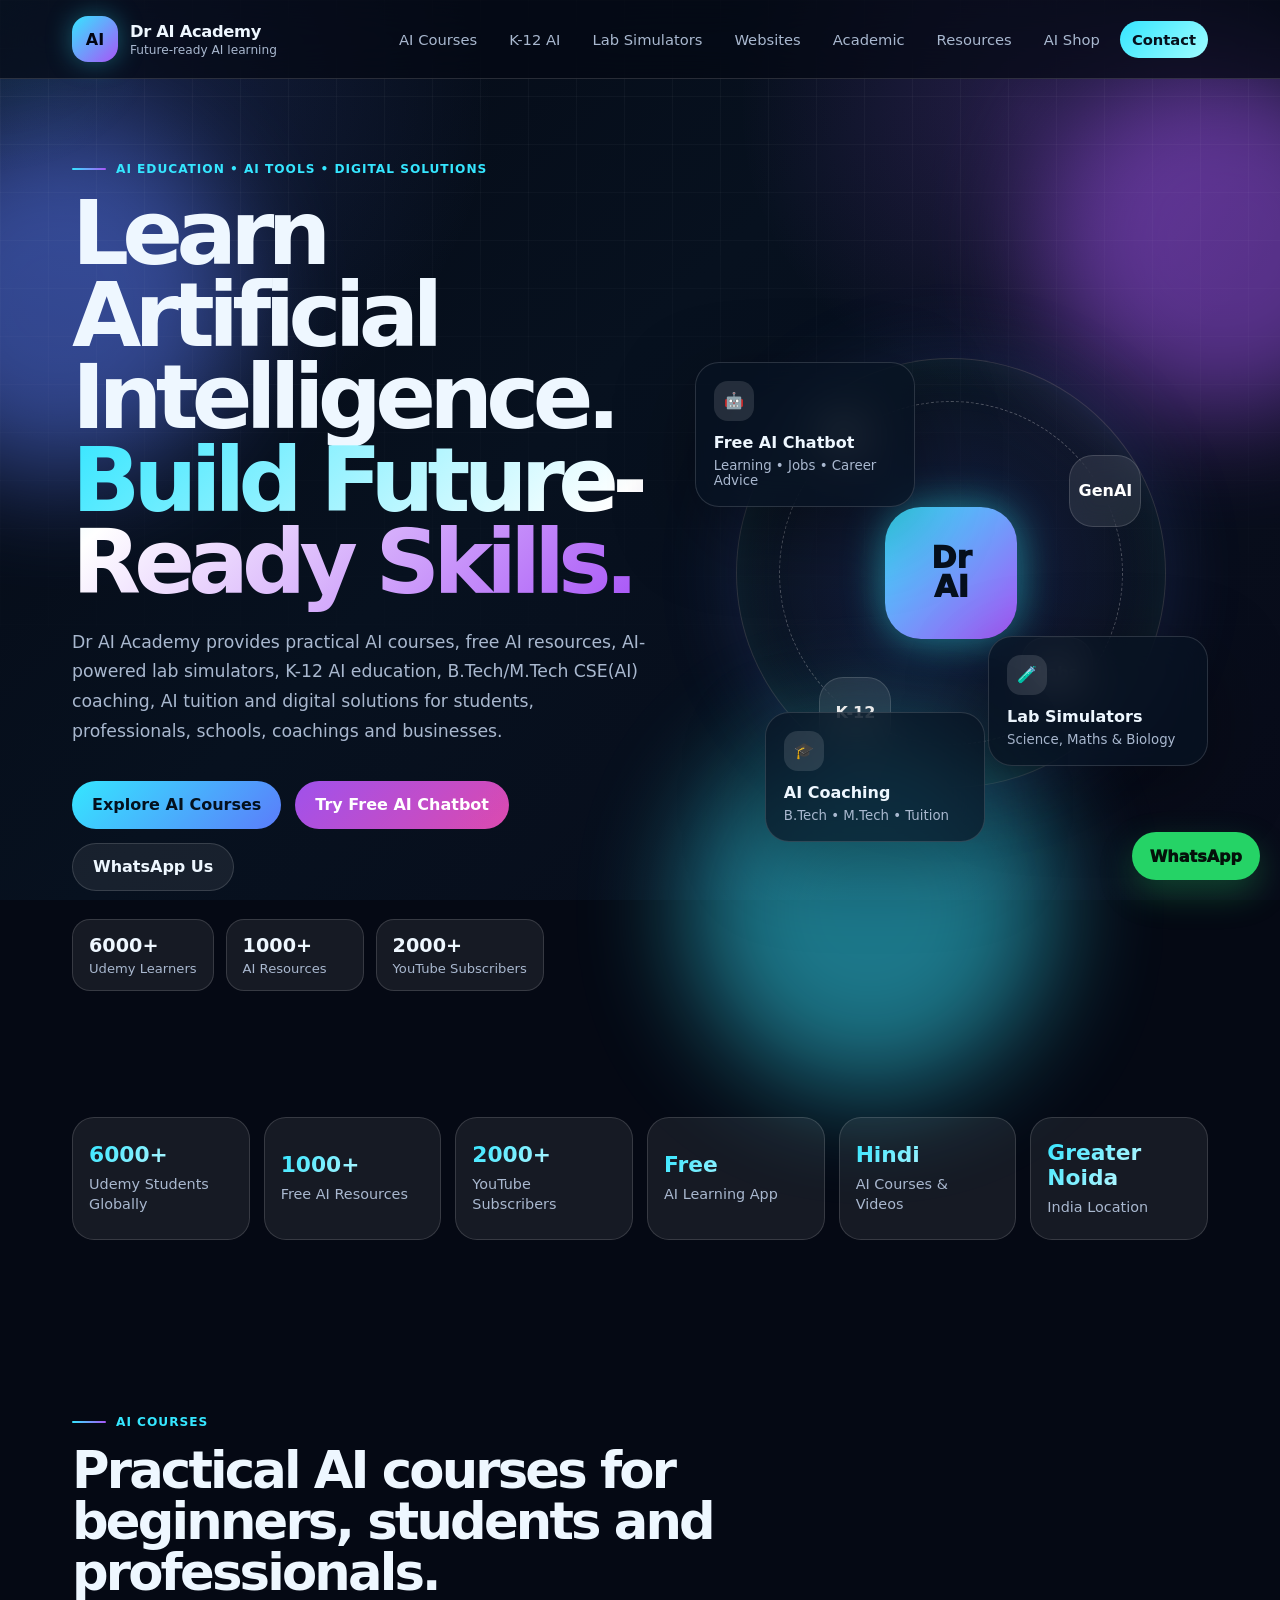
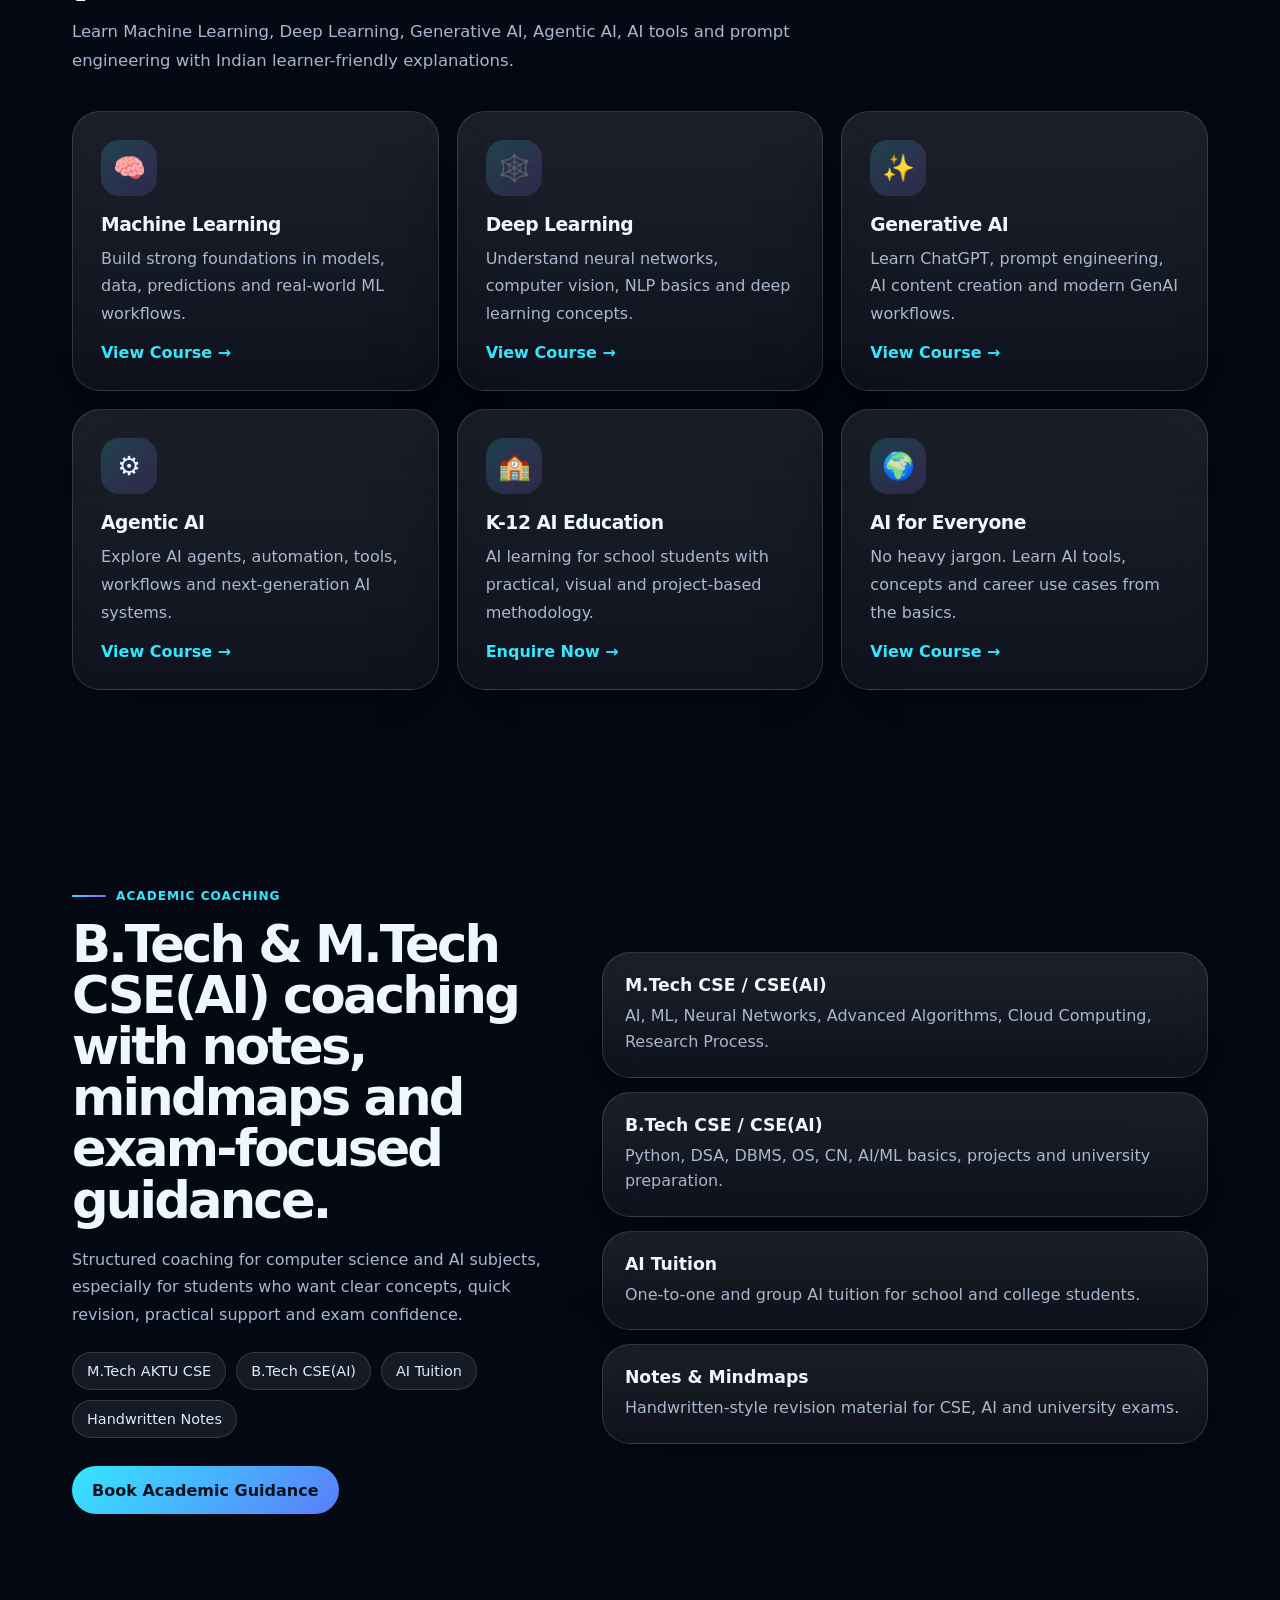
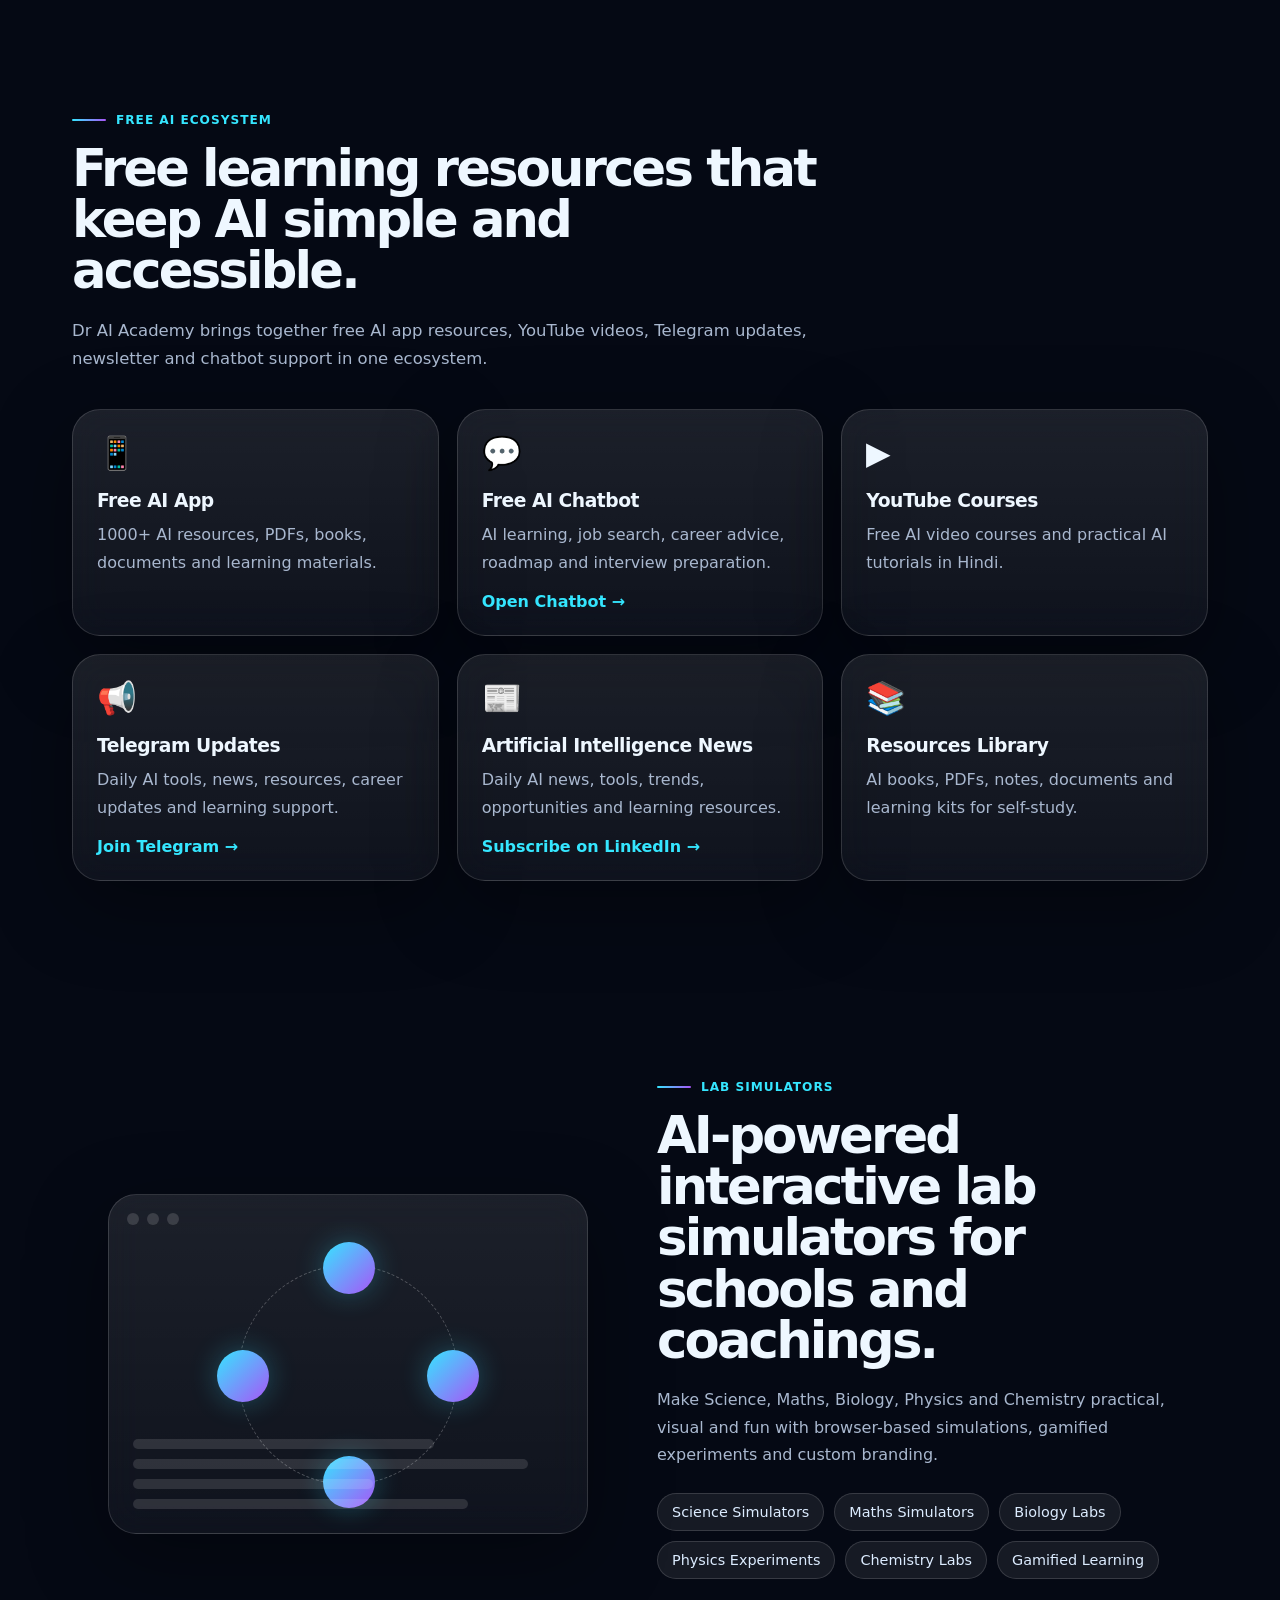
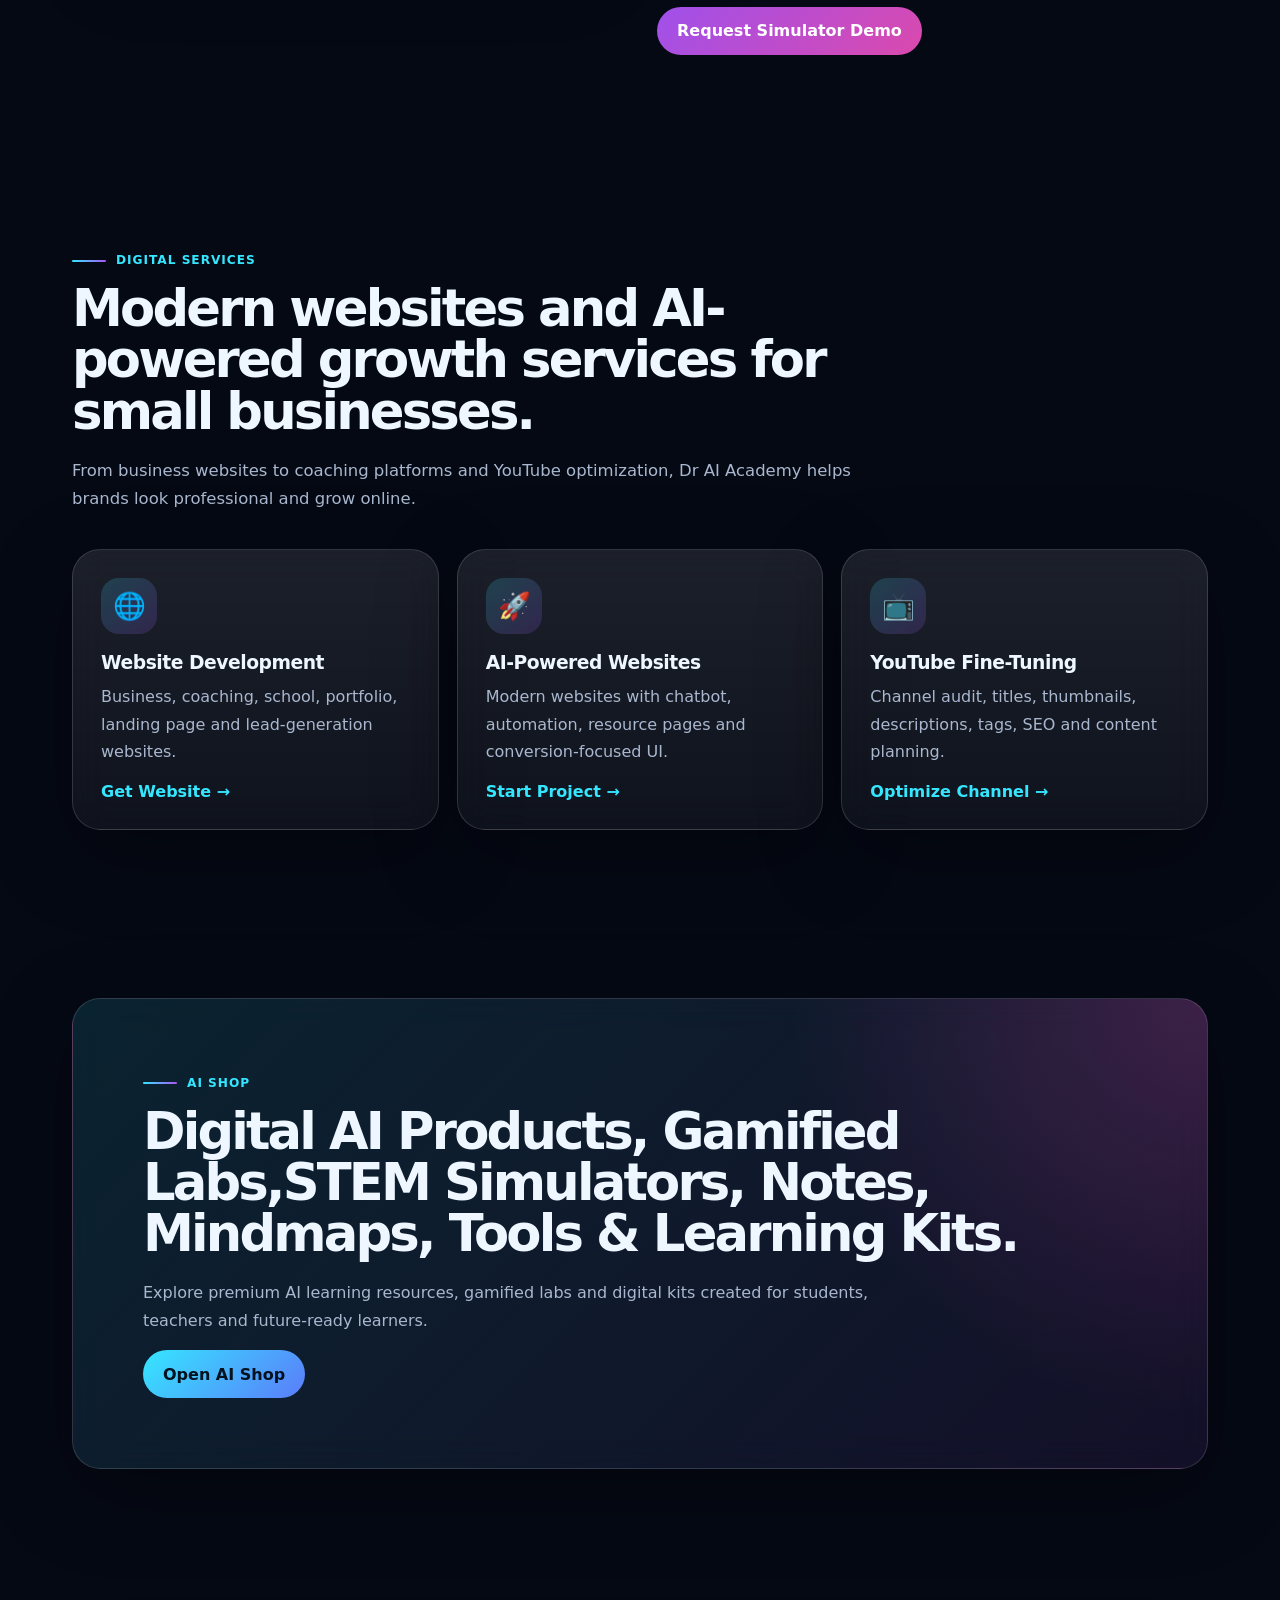
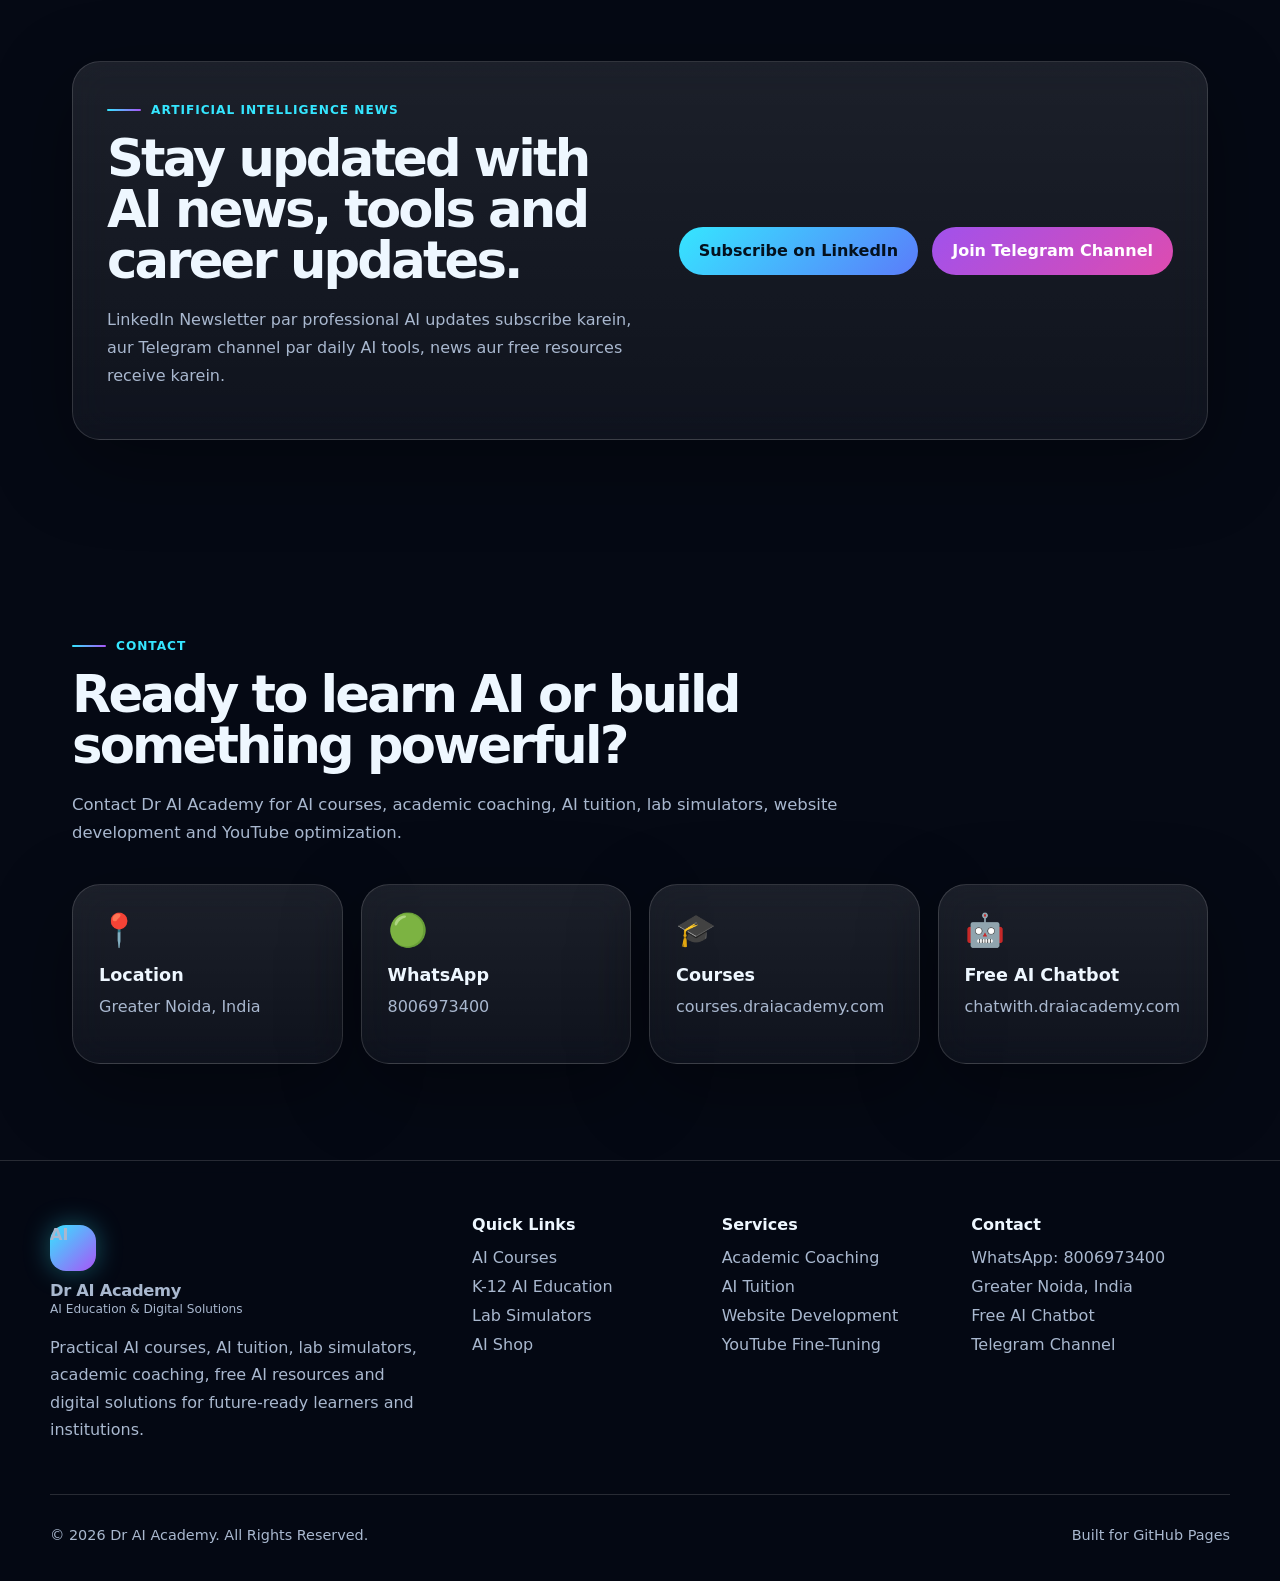
<file: index.html>
<!DOCTYPE html>
<html lang="en">
<head>
  <meta charset="UTF-8" />
  <meta name="viewport" content="width=device-width, initial-scale=1.0" />
  <title>Dr AI Academy | AI Courses, AI Tuition, Lab Simulators & Digital Solutions</title>
  <meta name="description" content="Dr AI Academy offers AI courses, Machine Learning, Deep Learning, Generative AI, Agentic AI, K-12 AI education, academic coaching, lab simulators, AI chatbot, free AI resources and website development services from Greater Noida, India." />
  <meta name="keywords" content="Dr AI Academy, AI courses, Machine Learning, Deep Learning, Generative AI, Agentic AI, AI tuition, M.Tech CSE AI coaching, B.Tech CSE AI coaching, AI lab simulators, Greater Noida" />
  <meta name="author" content="Dr AI Academy" />
  <meta property="og:title" content="Dr AI Academy | Learn AI. Build Future-Ready Skills." />
  <meta property="og:description" content="Premium AI education, AI courses, lab simulators, academic coaching and digital solutions for students, schools, coachings and businesses." />
  <meta property="og:type" content="website" />
  <meta name="theme-color" content="#07111f" />
  <link rel="stylesheet" href="styles.css" />
</head>
<body>
  <div class="cursor-glow" aria-hidden="true"></div>
  <div class="site-bg" aria-hidden="true">
    <span class="orb orb-one"></span>
    <span class="orb orb-two"></span>
    <span class="orb orb-three"></span>
    <div class="grid-overlay"></div>
  </div>

  <header class="header" id="top">
    <nav class="navbar" aria-label="Main navigation">
      <a href="#home" class="brand js-home-link" aria-label="Dr AI Academy home">
        <span class="brand-mark">AI</span>
        <span>
          <strong>Dr AI Academy</strong>
          <small>Future-ready AI learning</small>
        </span>
      </a>

      <button class="menu-toggle" aria-label="Open menu" aria-expanded="false">
        <span></span><span></span><span></span>
      </button>

      <div class="nav-links">
        <a href="#courses" class="js-home-section">AI Courses</a>
        <a href="#k12" class="js-home-section">K-12 AI</a>
        <a href="#labs" class="js-home-section">Lab Simulators</a>
        <a href="#websites" class="js-home-section">Websites</a>
        <a href="#academic" class="js-home-section">Academic</a>
        <a href="#resources" class="js-home-section">Resources</a>
        <a href="#ai-shop" class="js-shop-link">AI Shop</a>
        <a href="#contact" class="nav-cta js-home-section">Contact</a>
      </div>
    </nav>
  </header>

  <main>
    <div id="homePage" class="page-view active-page">
      <section class="hero section" id="home">
        <div class="hero-content reveal">
          <p class="eyebrow"><span></span> AI Education • AI Tools • Digital Solutions</p>
          <h1>Learn Artificial Intelligence. <span>Build Future-Ready Skills.</span></h1>
          <p class="hero-subtitle">Dr AI Academy provides practical AI courses, free AI resources, AI-powered lab simulators, K-12 AI education, B.Tech/M.Tech CSE(AI) coaching, AI tuition and digital solutions for students, professionals, schools, coachings and businesses.</p>
          <div class="hero-actions">
            <a class="btn primary" href="https://courses.draiacademy.com/courses" target="_blank" rel="noopener">Explore AI Courses</a>
            <a class="btn secondary" href="https://chatwith.draiacademy.com" target="_blank" rel="noopener">Try Free AI Chatbot</a>
            <a class="btn ghost" href="https://wa.me/918006973400" target="_blank" rel="noopener">WhatsApp Us</a>
          </div>
          <div class="hero-proof" aria-label="Trust indicators">
            <div><strong>6000+</strong><span>Udemy Learners</span></div>
            <div><strong>1000+</strong><span>AI Resources</span></div>
            <div><strong>2000+</strong><span>YouTube Subscribers</span></div>
          </div>
        </div>

        <div class="hero-visual reveal" aria-label="AI learning ecosystem illustration">
          <div class="ai-core">
            <div class="core-ring"></div>
            <div class="core-center">Dr<br>AI</div>
            <span class="node n1">ML</span>
            <span class="node n2">GenAI</span>
            <span class="node n3">Labs</span>
            <span class="node n4">K-12</span>
          </div>
          <div class="floating-card card-one">
            <span>🤖</span>
            <strong>Free AI Chatbot</strong>
            <small>Learning • Jobs • Career Advice</small>
          </div>
          <div class="floating-card card-two">
            <span>🧪</span>
            <strong>Lab Simulators</strong>
            <small>Science, Maths & Biology</small>
          </div>
          <div class="floating-card card-three">
            <span>🎓</span>
            <strong>AI Coaching</strong>
            <small>B.Tech • M.Tech • Tuition</small>
          </div>
        </div>
      </section>

      <section class="stats section compact" aria-label="Dr AI Academy achievements">
        <div class="stat-card reveal"><strong>6000+</strong><span>Udemy Students Globally</span></div>
        <div class="stat-card reveal"><strong>1000+</strong><span>Free AI Resources</span></div>
        <div class="stat-card reveal"><strong>2000+</strong><span>YouTube Subscribers</span></div>
        <div class="stat-card reveal"><strong>Free</strong><span>AI Learning App</span></div>
        <div class="stat-card reveal"><strong>Hindi</strong><span>AI Courses & Videos</span></div>
        <div class="stat-card reveal"><strong>Greater Noida</strong><span>India Location</span></div>
      </section>

      <section class="section" id="courses">
        <div class="section-head reveal">
          <p class="eyebrow"><span></span> AI Courses</p>
          <h2>Practical AI courses for beginners, students and professionals.</h2>
          <p>Learn Machine Learning, Deep Learning, Generative AI, Agentic AI, AI tools and prompt engineering with Indian learner-friendly explanations.</p>
        </div>
        <div class="card-grid courses-grid">
          <article class="feature-card reveal"><div class="icon">🧠</div><h3>Machine Learning</h3><p>Build strong foundations in models, data, predictions and real-world ML workflows.</p><a href="https://courses.draiacademy.com/courses" target="_blank" rel="noopener">View Course →</a></article>
          <article class="feature-card reveal"><div class="icon">🕸️</div><h3>Deep Learning</h3><p>Understand neural networks, computer vision, NLP basics and deep learning concepts.</p><a href="https://courses.draiacademy.com/courses" target="_blank" rel="noopener">View Course →</a></article>
          <article class="feature-card reveal"><div class="icon">✨</div><h3>Generative AI</h3><p>Learn ChatGPT, prompt engineering, AI content creation and modern GenAI workflows.</p><a href="https://courses.draiacademy.com/courses" target="_blank" rel="noopener">View Course →</a></article>
          <article class="feature-card reveal"><div class="icon">⚙️</div><h3>Agentic AI</h3><p>Explore AI agents, automation, tools, workflows and next-generation AI systems.</p><a href="https://courses.draiacademy.com/courses" target="_blank" rel="noopener">View Course →</a></article>
          <article class="feature-card reveal" id="k12"><div class="icon">🏫</div><h3>K-12 AI Education</h3><p>AI learning for school students with practical, visual and project-based methodology.</p><a href="#contact" class="js-home-section">Enquire Now →</a></article>
          <article class="feature-card reveal"><div class="icon">🌍</div><h3>AI for Everyone</h3><p>No heavy jargon. Learn AI tools, concepts and career use cases from the basics.</p><a href="https://courses.draiacademy.com/courses" target="_blank" rel="noopener">View Course →</a></article>
        </div>
      </section>

      <section class="section split-section" id="academic">
        <div class="section-copy reveal">
          <p class="eyebrow"><span></span> Academic Coaching</p>
          <h2>B.Tech & M.Tech CSE(AI) coaching with notes, mindmaps and exam-focused guidance.</h2>
          <p>Structured coaching for computer science and AI subjects, especially for students who want clear concepts, quick revision, practical support and exam confidence.</p>
          <div class="pill-row">
            <span>M.Tech AKTU CSE</span><span>B.Tech CSE(AI)</span><span>AI Tuition</span><span>Handwritten Notes</span>
          </div>
          <a class="btn primary" href="https://wa.me/918006973400?text=Hi%20Dr%20AI%20Academy%2C%20I%20want%20academic%20coaching%20details." target="_blank" rel="noopener">Book Academic Guidance</a>
        </div>
        <div class="service-list reveal">
          <div><strong>M.Tech CSE / CSE(AI)</strong><span>AI, ML, Neural Networks, Advanced Algorithms, Cloud Computing, Research Process.</span></div>
          <div><strong>B.Tech CSE / CSE(AI)</strong><span>Python, DSA, DBMS, OS, CN, AI/ML basics, projects and university preparation.</span></div>
          <div><strong>AI Tuition</strong><span>One-to-one and group AI tuition for school and college students.</span></div>
          <div><strong>Notes & Mindmaps</strong><span>Handwritten-style revision material for CSE, AI and university exams.</span></div>
        </div>
      </section>

      <section class="section" id="resources">
        <div class="section-head reveal">
          <p class="eyebrow"><span></span> Free AI Ecosystem</p>
          <h2>Free learning resources that keep AI simple and accessible.</h2>
          <p>Dr AI Academy brings together free AI app resources, YouTube videos, Telegram updates, newsletter and chatbot support in one ecosystem.</p>
        </div>
        <div class="ecosystem-grid">
          <article class="mini-card reveal"><span>📱</span><h3>Free AI App</h3><p>1000+ AI resources, PDFs, books, documents and learning materials.</p></article>
          <article class="mini-card reveal" id="chatbot"><span>💬</span><h3>Free AI Chatbot</h3><p>AI learning, job search, career advice, roadmap and interview preparation.</p><a href="https://chatwith.draiacademy.com" target="_blank" rel="noopener">Open Chatbot →</a></article>
          <article class="mini-card reveal"><span>▶️</span><h3>YouTube Courses</h3><p>Free AI video courses and practical AI tutorials in Hindi.</p></article>
          <article class="mini-card reveal"><span>📢</span><h3>Telegram Updates</h3><p>Daily AI tools, news, resources, career updates and learning support.</p><a href="https://t.me/draiacademy" target="_blank" rel="noopener">Join Telegram →</a></article>
          <article class="mini-card reveal" id="newsletter"><span>📰</span><h3>Artificial Intelligence News</h3><p>Daily AI news, tools, trends, opportunities and learning resources.</p><a href="https://www.linkedin.com/newsletters/artificial-intelligence-news-7097270810305867776" target="_blank" rel="noopener">Subscribe on LinkedIn →</a></article>
          <article class="mini-card reveal"><span>📚</span><h3>Resources Library</h3><p>AI books, PDFs, notes, documents and learning kits for self-study.</p></article>
        </div>
      </section>

      <section class="section split-section reverse" id="labs">
        <div class="simulator-visual reveal">
          <div class="lab-window">
            <div class="window-top"><span></span><span></span><span></span></div>
            <div class="molecule"><i></i><i></i><i></i><i></i></div>
            <div class="code-lines"><b></b><b></b><b></b><b></b></div>
          </div>
        </div>
        <div class="section-copy reveal">
          <p class="eyebrow"><span></span> Lab Simulators</p>
          <h2>AI-powered interactive lab simulators for schools and coachings.</h2>
          <p>Make Science, Maths, Biology, Physics and Chemistry practical, visual and fun with browser-based simulations, gamified experiments and custom branding.</p>
          <div class="tag-grid"><span>Science Simulators</span><span>Maths Simulators</span><span>Biology Labs</span><span>Physics Experiments</span><span>Chemistry Labs</span><span>Gamified Learning</span></div>
          <a class="btn secondary" href="https://wa.me/918006973400?text=Hi%20Dr%20AI%20Academy%2C%20I%20want%20lab%20simulators%20for%20my%20school%20or%20coaching." target="_blank" rel="noopener">Request Simulator Demo</a>
        </div>
      </section>

      <section class="section" id="websites">
        <div class="section-head reveal">
          <p class="eyebrow"><span></span> Digital Services</p>
          <h2>Modern websites and AI-powered growth services for small businesses.</h2>
          <p>From business websites to coaching platforms and YouTube optimization, Dr AI Academy helps brands look professional and grow online.</p>
        </div>
        <div class="card-grid">
          <article class="feature-card reveal"><div class="icon">🌐</div><h3>Website Development</h3><p>Business, coaching, school, portfolio, landing page and lead-generation websites.</p><a href="#contact" class="js-home-section">Get Website →</a></article>
          <article class="feature-card reveal"><div class="icon">🚀</div><h3>AI-Powered Websites</h3><p>Modern websites with chatbot, automation, resource pages and conversion-focused UI.</p><a href="#contact" class="js-home-section">Start Project →</a></article>
          <article class="feature-card reveal"><div class="icon">📺</div><h3>YouTube Fine-Tuning</h3><p>Channel audit, titles, thumbnails, descriptions, tags, SEO and content planning.</p><a href="#contact" class="js-home-section">Optimize Channel →</a></article>
        </div>
      </section>

      <section class="section shop-section" id="shop-preview">
        <div class="shop-card reveal">
          <p class="eyebrow"><span></span> AI Shop</p>
          <h2>Digital AI Products, Gamified Labs,STEM Simulators, Notes, Mindmaps, Tools & Learning Kits.</h2>
          <p>Explore premium AI learning resources, gamified labs and digital kits created for students, teachers and future-ready learners.</p>
          <button class="btn primary js-shop-button" type="button">Open AI Shop</button>
        </div>
      </section>

      <section class="section newsletter-section" id="ai-news">
        <div class="newsletter-card reveal">
          <div>
            <p class="eyebrow"><span></span> Artificial Intelligence News</p>
            <h2>Stay updated with AI news, tools and career updates.</h2>
            <p>LinkedIn Newsletter par professional AI updates subscribe karein, aur Telegram channel par daily AI tools, news aur free resources receive karein.</p>
          </div>
          <div class="newsletter-actions">
            <a class="btn primary" href="https://www.linkedin.com/newsletters/artificial-intelligence-news-7097270810305867776" target="_blank" rel="noopener">Subscribe on LinkedIn</a>
            <a class="btn secondary" href="https://t.me/draiacademy" target="_blank" rel="noopener">Join Telegram Channel</a>
          </div>
        </div>
      </section>

      <section class="section contact-section" id="contact">
        <div class="section-head reveal">
          <p class="eyebrow"><span></span> Contact</p>
          <h2>Ready to learn AI or build something powerful?</h2>
          <p>Contact Dr AI Academy for AI courses, academic coaching, AI tuition, lab simulators, website development and YouTube optimization.</p>
        </div>
        <div class="contact-grid">
          <div class="contact-card reveal"><span>📍</span><strong>Location</strong><p>Greater Noida, India</p></div>
          <a class="contact-card reveal" href="https://wa.me/918006973400" target="_blank" rel="noopener"><span>🟢</span><strong>WhatsApp</strong><p>8006973400</p></a>
          <a class="contact-card reveal" href="https://courses.draiacademy.com/courses" target="_blank" rel="noopener"><span>🎓</span><strong>Courses</strong><p>courses.draiacademy.com</p></a>
          <a class="contact-card reveal" href="https://chatwith.draiacademy.com" target="_blank" rel="noopener"><span>🤖</span><strong>Free AI Chatbot</strong><p>chatwith.draiacademy.com</p></a>
        </div>
      </section>
    </div>

    <section id="ai-shop" class="page-view shop-page" aria-label="Dr AI Academy AI Shop">
      <div class="section shop-page-inner">
        <button class="back-home-btn js-back-home" type="button">← Back to Home</button>

        <div class="section-head reveal visible">
          <p class="eyebrow"><span></span> AI Shop</p>
          <h1 class="shop-page-title">Dr AI Academy Digital Shop</h1>
          <p>
            Explore premium AI learning products, gamified labs, handwritten-style notes,
            mindmaps, templates and digital learning kits designed for students, teachers
            and future-ready learners.
          </p>
        </div>

        <div class="shop-products-grid" id="shopProductsGrid"></div>
      </div>
    </section>
  </main>

  <footer class="footer">
    <div class="footer-grid">
      <div>
        <a href="#home" class="brand footer-brand js-home-link"><span class="brand-mark">AI</span><span><strong>Dr AI Academy</strong><small>AI Education & Digital Solutions</small></span></a>
        <p>Practical AI courses, AI tuition, lab simulators, academic coaching, free AI resources and digital solutions for future-ready learners and institutions.</p>
      </div>
      <div>
        <h4>Quick Links</h4>
        <a href="#courses" class="js-home-section">AI Courses</a>
        <a href="#k12" class="js-home-section">K-12 AI Education</a>
        <a href="#labs" class="js-home-section">Lab Simulators</a>
        <a href="#ai-shop" class="js-shop-link">AI Shop</a>
      </div>
      <div>
        <h4>Services</h4>
        <a href="#academic" class="js-home-section">Academic Coaching</a>
        <a href="#academic" class="js-home-section">AI Tuition</a>
        <a href="#websites" class="js-home-section">Website Development</a>
        <a href="#websites" class="js-home-section">YouTube Fine-Tuning</a>
      </div>
      <div>
        <h4>Contact</h4>
        <a href="https://wa.me/918006973400" target="_blank" rel="noopener">WhatsApp: 8006973400</a>
        <span>Greater Noida, India</span>
        <a href="https://chatwith.draiacademy.com" target="_blank" rel="noopener">Free AI Chatbot</a>
        <a href="https://t.me/draiacademy" target="_blank" rel="noopener">Telegram Channel</a>
      </div>
    </div>
    <div class="footer-bottom">
      <span>© 2026 Dr AI Academy. All Rights Reserved.</span>
      <span>Built for GitHub Pages</span>
    </div>
  </footer>

  <a class="whatsapp-float" href="https://wa.me/918006973400" target="_blank" rel="noopener" aria-label="Contact Dr AI Academy on WhatsApp">WhatsApp</a>
  <script src="script.js"></script>
</body>
</html>
</file>
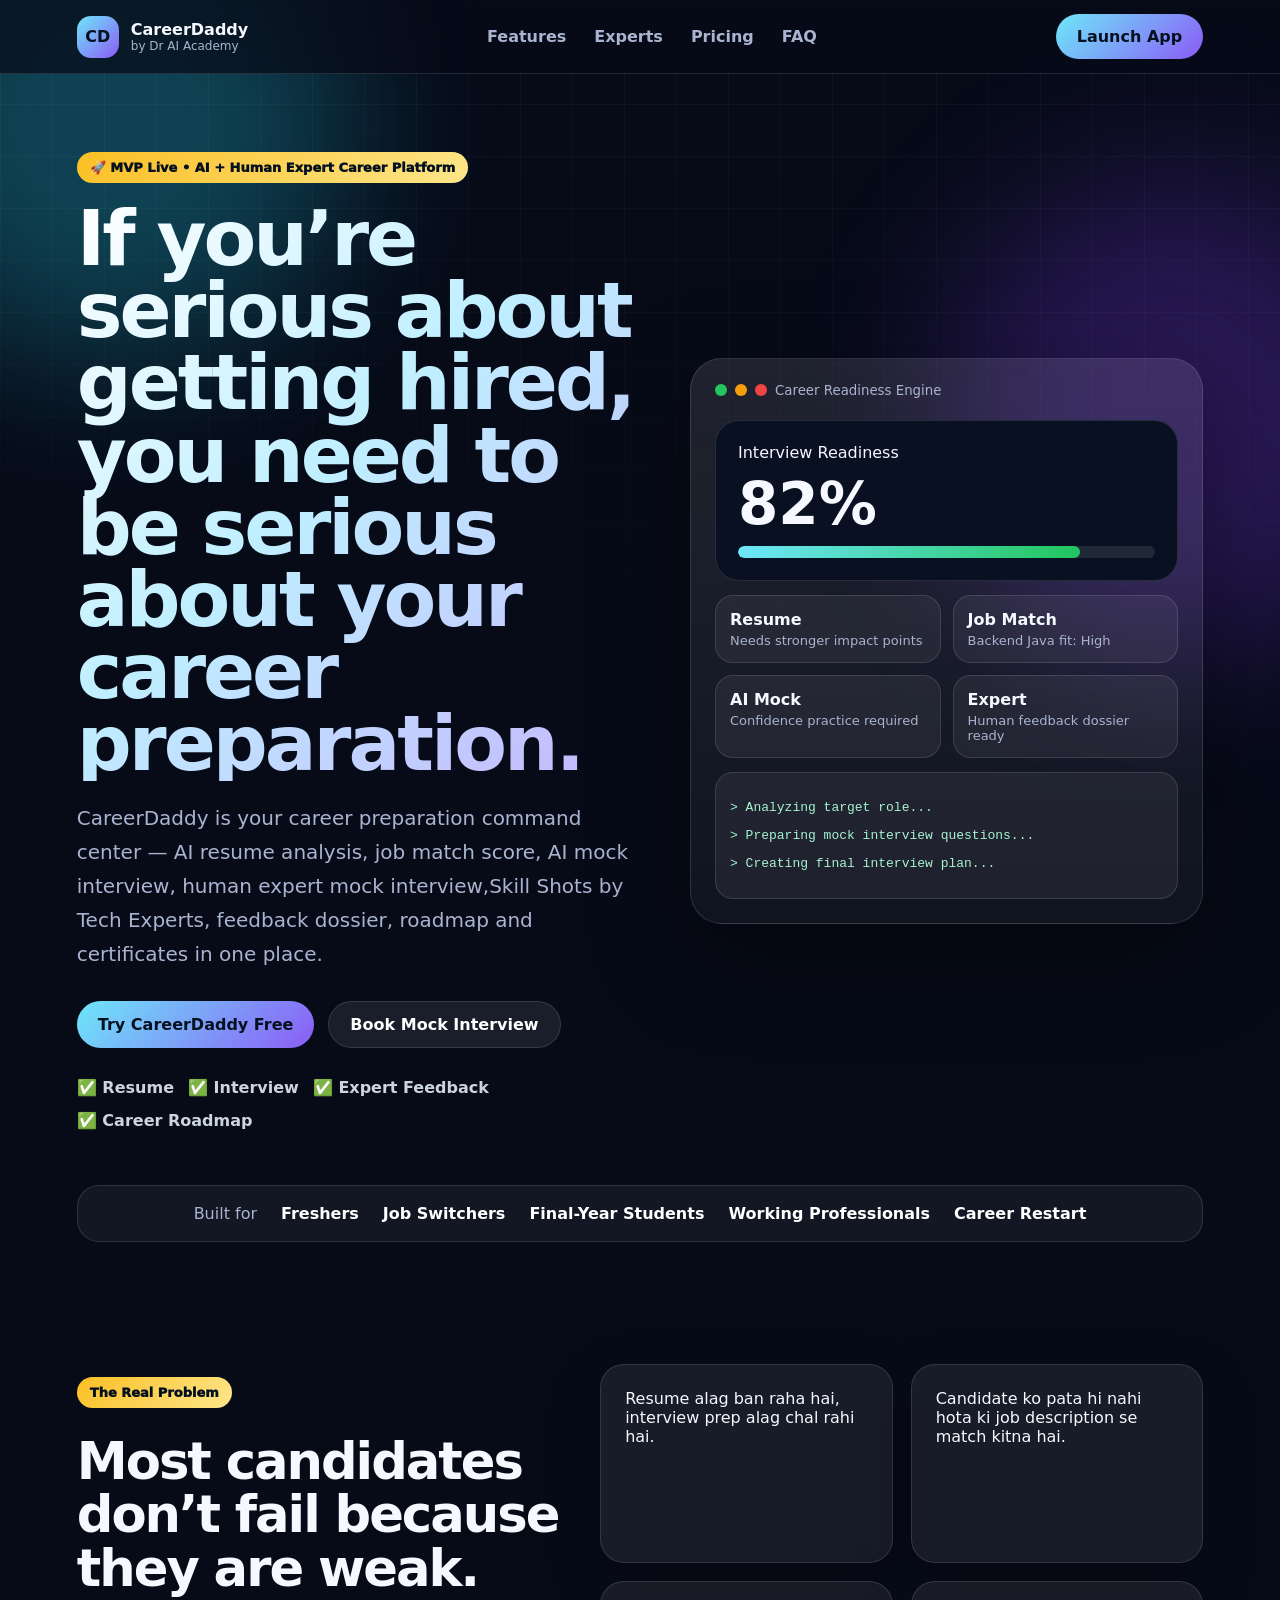
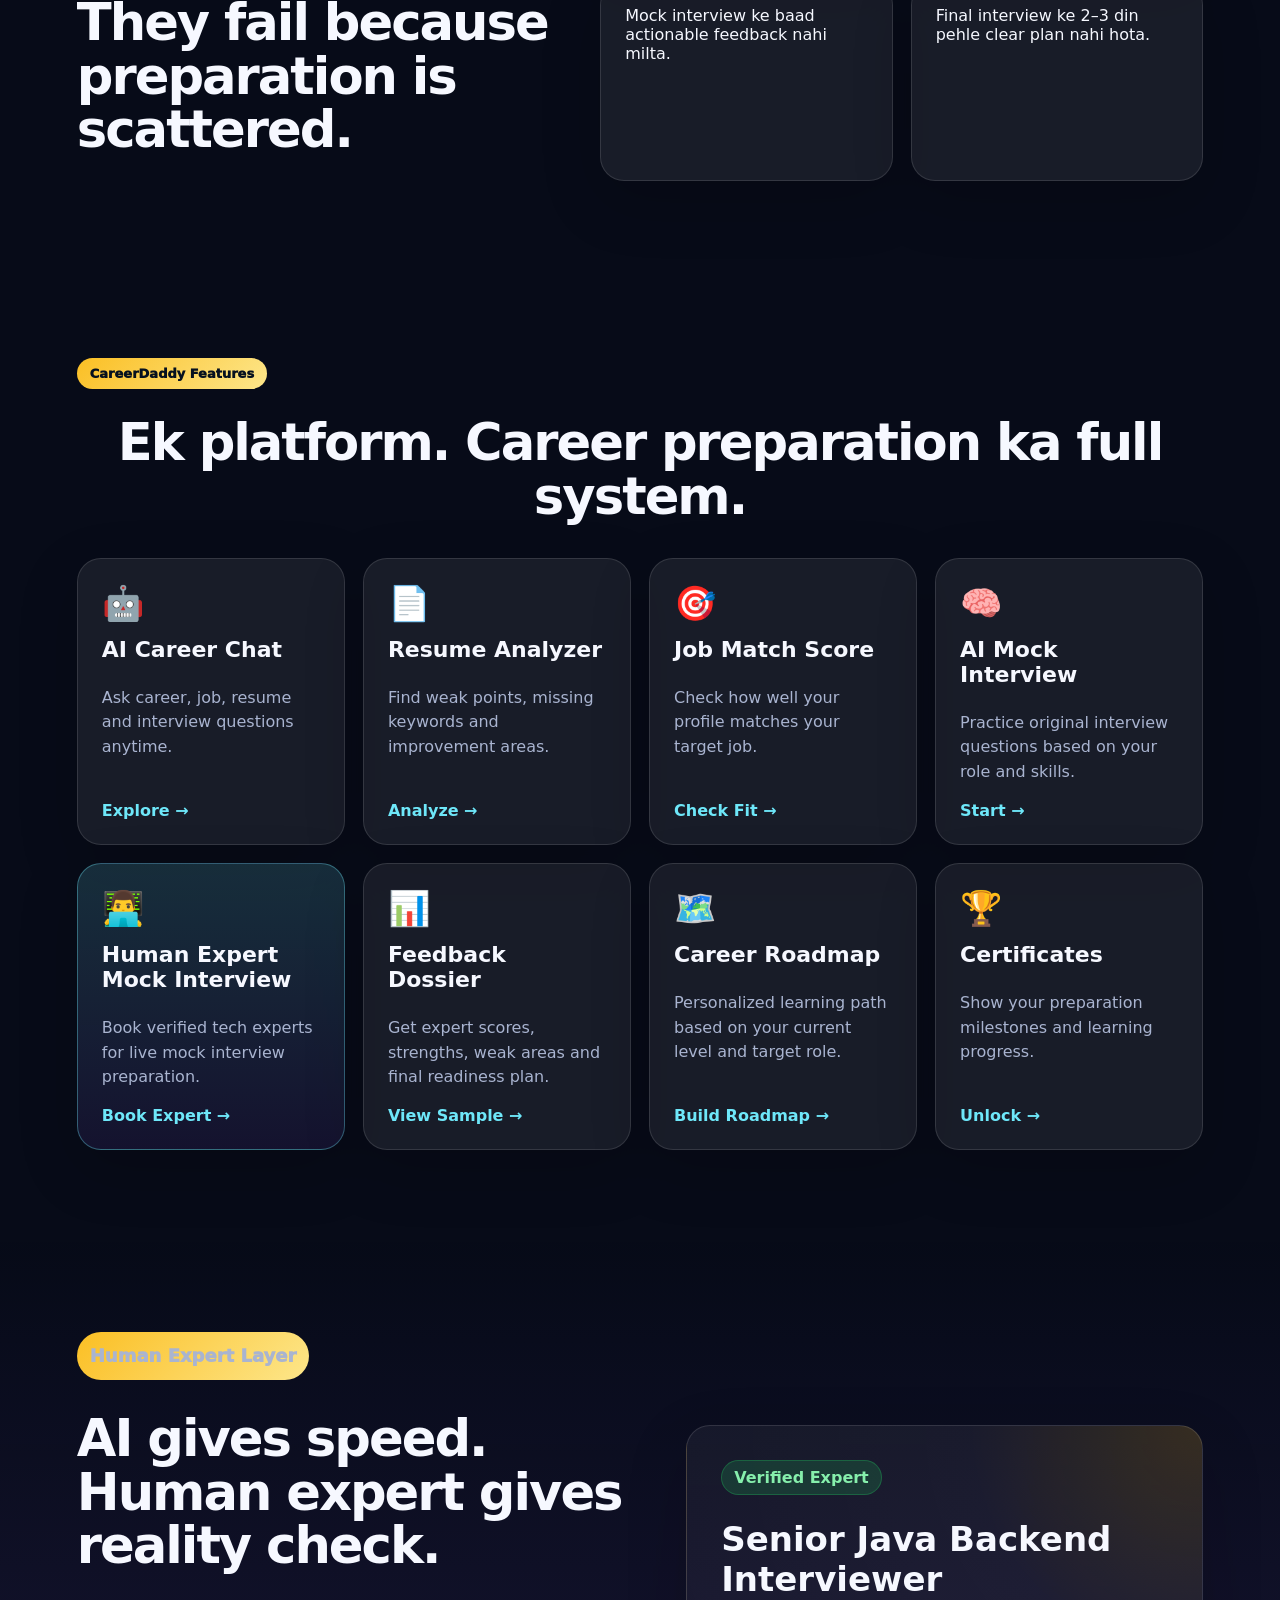
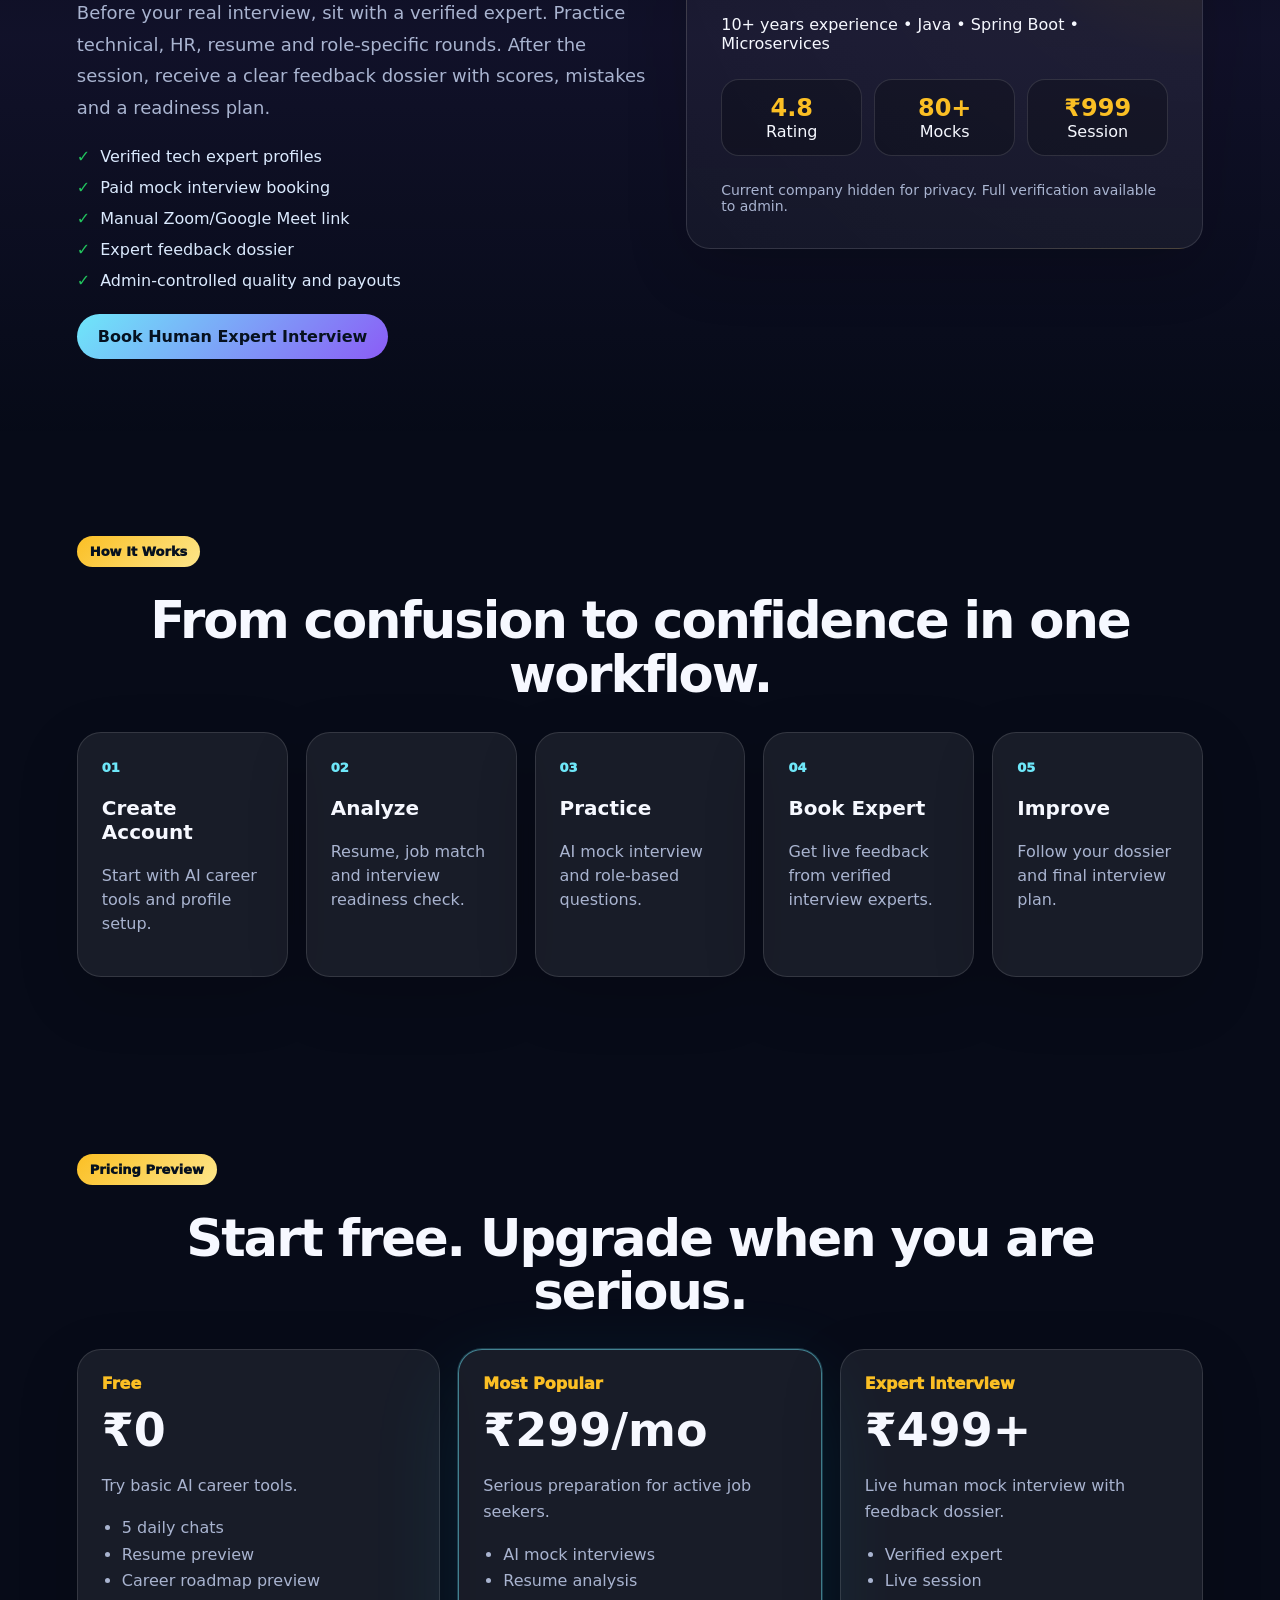
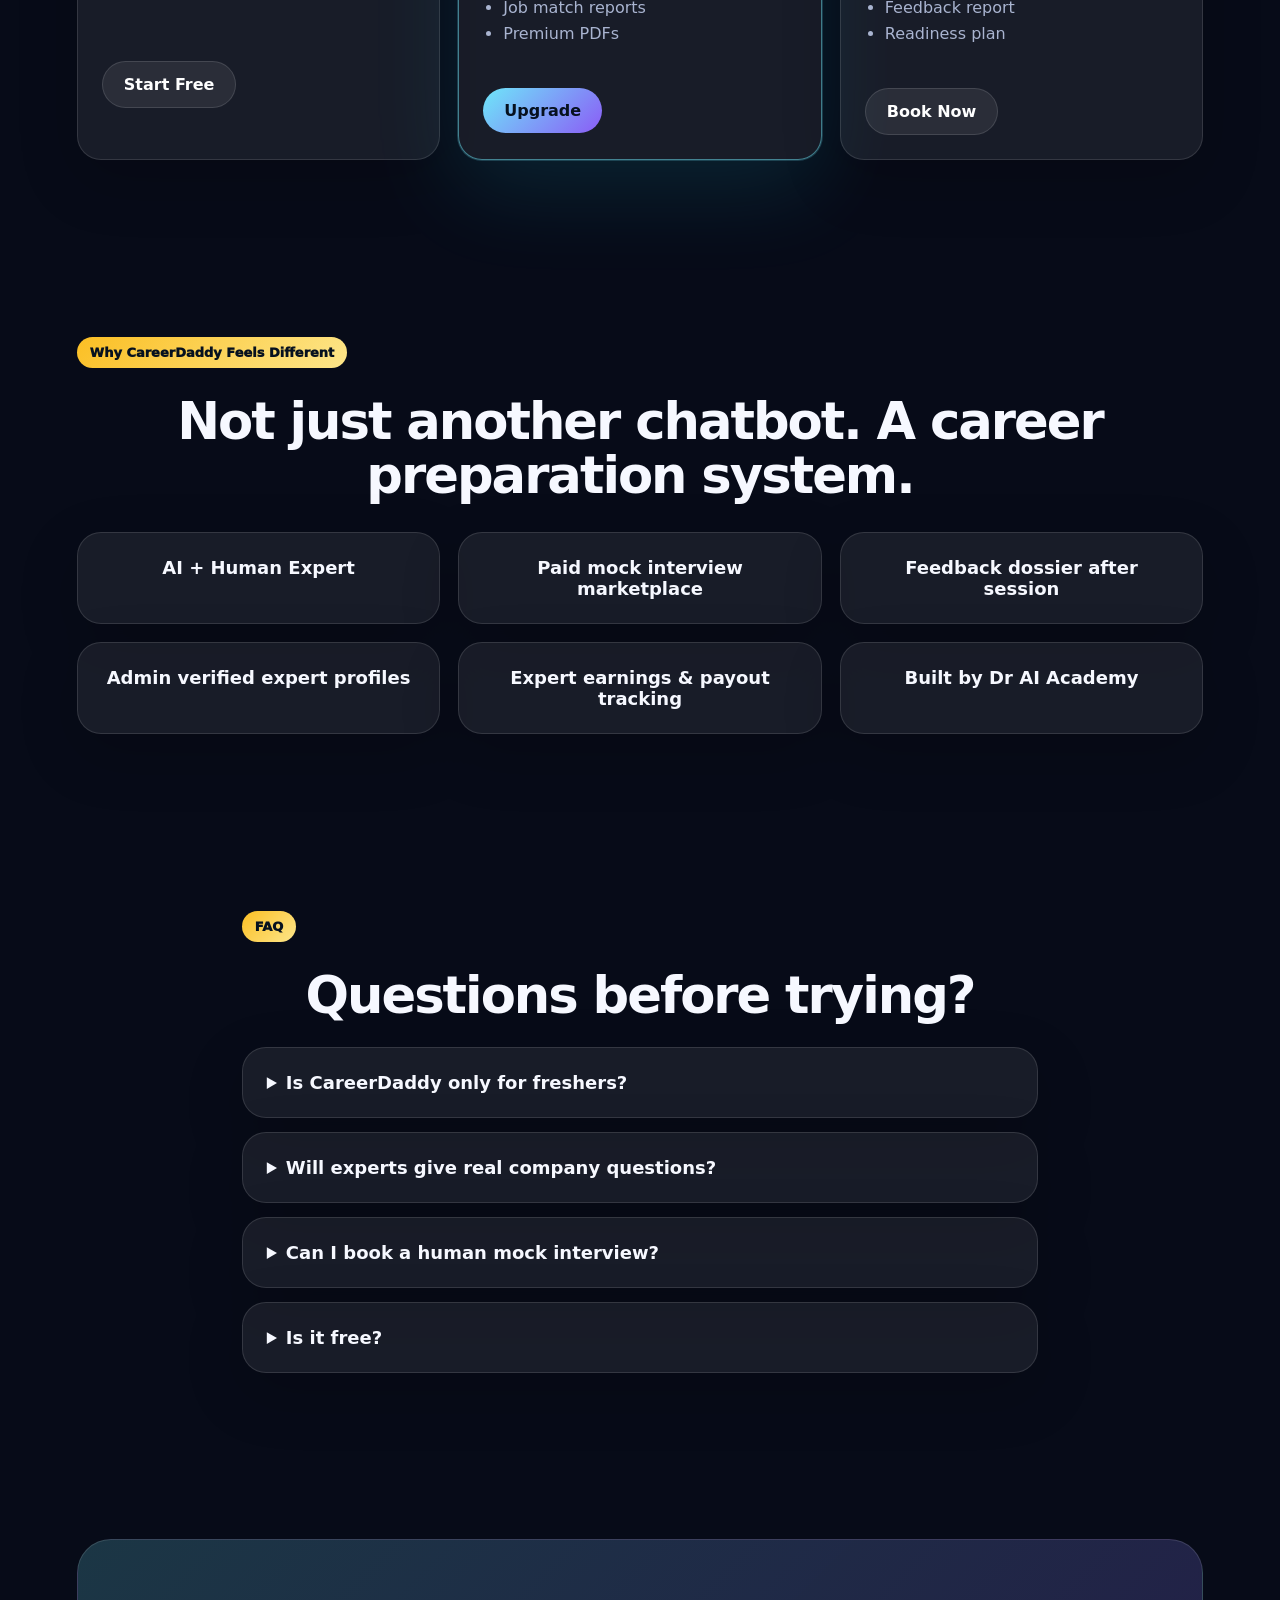
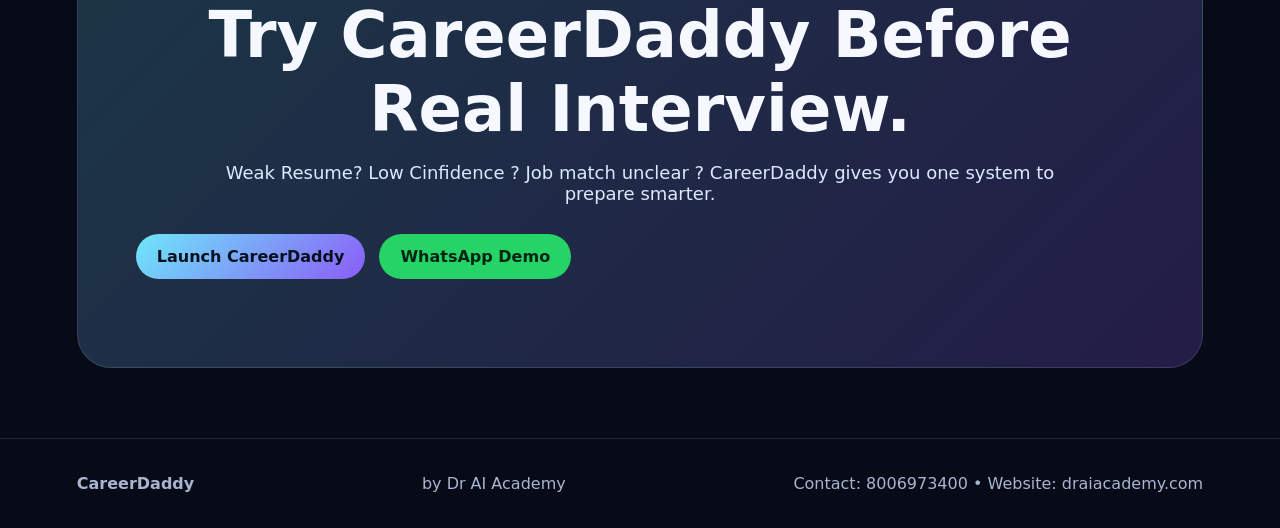
<file: careerdaddy/index.html>
<!DOCTYPE html>
<html lang="en">
<head>
  <meta charset="UTF-8" />
  <meta name="viewport" content="width=device-width, initial-scale=1.0" />
  <title>CareerDaddy — AI + Human Expert Career Preparation Platform</title>
  <meta name="description" content="CareerDaddy helps job seekers prepare with AI resume analysis, job matching, AI mock interviews, human expert mock interviews, feedback dossier, career roadmap and certificates." />
  <meta property="og:title" content="CareerDaddy — Your Career Preparation Command Center" />
  <meta property="og:description" content="AI tools + human experts to help you prepare better before your next job interview." />
  <meta property="og:type" content="website" />
  <meta name="theme-color" content="#0B1020" />
  <link rel="stylesheet" href="style.css" />
</head>
<body>
  <div class="bg-orb orb-1"></div>
  <div class="bg-orb orb-2"></div>
  <div class="bg-grid"></div>

  <header class="nav">
    <a href="#" class="brand">
      <span class="brand-mark">CD</span>
      <span><strong>CareerDaddy</strong><small>by Dr AI Academy</small></span>
    </a>
    <nav class="nav-links">
      <a href="#features">Features</a>
      <a href="#expert">Experts</a>
      <a href="#pricing">Pricing</a>
      <a href="#faq">FAQ</a>
    </nav>
    <a class="nav-cta" target="_blank" href="https://careerdaddy.draiacademy.com">Launch App</a>
  </header>

  <main>
    <section class="hero">
      <div class="hero-copy">
        <div class="pill">🚀 MVP Live • AI + Human Expert Career Platform</div>
        <h1> If you’re serious about getting hired, you need to be serious about your career preparation.</h1>
        <p class="hero-sub">
          CareerDaddy is your career preparation command center — AI resume analysis, job match score,
          AI mock interview, human expert mock interview,Skill Shots by Tech Experts, feedback dossier, roadmap and certificates in one place.
        </p>
        <div class="hero-actions">
          <a class="btn primary" target="_blank" href="https://careerdaddy.draiacademy.com">Try CareerDaddy Free</a>
          <a class="btn secondary" target="_blank" href="https://careerdaddy.draiacademy.com/mock-interview">Book Mock Interview</a>
        </div>
        <div class="trust-row">
          <span>✅ Resume</span><span>✅ Interview</span><span>✅ Expert Feedback</span><span>✅ Career Roadmap</span>
        </div>
      </div>

      <div class="hero-panel">
        <div class="panel-top">
          <span class="dot green"></span><span class="dot yellow"></span><span class="dot red"></span>
          <small>Career Readiness Engine</small>
        </div>
        <div class="score-card">
          <span>Interview Readiness</span>
          <strong>82%</strong>
          <div class="bar"><i style="width:82%"></i></div>
        </div>
        <div class="mini-grid">
          <div><b>Resume</b><span>Needs stronger impact points</span></div>
          <div><b>Job Match</b><span>Backend Java fit: High</span></div>
          <div><b>AI Mock</b><span>Confidence practice required</span></div>
          <div><b>Expert</b><span>Human feedback dossier ready</span></div>
        </div>
        <div class="terminal">
          <p>&gt; Analyzing target role...</p>
          <p>&gt; Preparing mock interview questions...</p>
          <p>&gt; Creating final interview plan...</p>
        </div>
      </div>
    </section>

    <section class="logos">
      <span>Built for</span>
      <b>Freshers</b><b>Job Switchers</b><b>Final-Year Students</b><b>Working Professionals</b><b>Career Restart</b>
    </section>

    <section class="section problem">
      <div>
        <p class="eyebrow">The Real Problem</p>
        <h2>Most candidates don’t fail because they are weak. They fail because preparation is scattered.</h2>
      </div>
      <div class="problem-cards">
        <article>Resume alag ban raha hai, interview prep alag chal rahi hai.</article>
        <article>Candidate ko pata hi nahi hota ki job description se match kitna hai.</article>
        <article>Mock interview ke baad actionable feedback nahi milta.</article>
        <article>Final interview ke 2–3 din pehle clear plan nahi hota.</article>
      </div>
    </section>

    <section id="features" class="section">
      <p class="eyebrow center">CareerDaddy Features</p>
      <h2 class="center">Ek platform. Career preparation ka full system.</h2>
      <div class="features">
        <a class="feature" target="_blank" href="https://careerdaddy.draiacademy.com"><span>🤖</span><h3>AI Career Chat</h3><p>Ask career, job, resume and interview questions anytime.</p><b>Explore →</b></a>
        <a class="feature" target="_blank" href="https://careerdaddy.draiacademy.com"><span>📄</span><h3>Resume Analyzer</h3><p>Find weak points, missing keywords and improvement areas.</p><b>Analyze →</b></a>
        <a class="feature" target="_blank" href="https://careerdaddy.draiacademy.com"><span>🎯</span><h3>Job Match Score</h3><p>Check how well your profile matches your target job.</p><b>Check Fit →</b></a>
        <a class="feature" target="_blank" href="https://careerdaddy.draiacademy.com"><span>🧠</span><h3>AI Mock Interview</h3><p>Practice original interview questions based on your role and skills.</p><b>Start →</b></a>
        <a class="feature hot" target="_blank" href="https://careerdaddy.draiacademy.com/mock-interview"><span>👨‍💻</span><h3>Human Expert Mock Interview</h3><p>Book verified tech experts for live mock interview preparation.</p><b>Book Expert →</b></a>
        <a class="feature" target="_blank" href="https://careerdaddy.draiacademy.com"><span>📊</span><h3>Feedback Dossier</h3><p>Get expert scores, strengths, weak areas and final readiness plan.</p><b>View Sample →</b></a>
        <a class="feature" target="_blank" href="https://careerdaddy.draiacademy.com"><span>🗺️</span><h3>Career Roadmap</h3><p>Personalized learning path based on your current level and target role.</p><b>Build Roadmap →</b></a>
        <a class="feature" target="_blank" href="https://careerdaddy.draiacademy.com"><span>🏆</span><h3>Certificates</h3><p>Show your preparation milestones and learning progress.</p><b>Unlock →</b></a>
      </div>
    </section>

    <section id="expert" class="section expert-section">
      <div class="expert-copy">
        <p class="eyebrow">Human Expert Layer</p>
        <h2>AI gives speed. Human expert gives reality check.</h2>
        <p>
          Before your real interview, sit with a verified expert. Practice technical, HR, resume and role-specific rounds.
          After the session, receive a clear feedback dossier with scores, mistakes and a readiness plan.
        </p>
        <ul class="checklist">
          <li>Verified tech expert profiles</li>
          <li>Paid mock interview booking</li>
          <li>Manual Zoom/Google Meet link</li>
          <li>Expert feedback dossier</li>
          <li>Admin-controlled quality and payouts</li>
        </ul>
        <a class="btn primary" target="_blank" href="https://careerdaddy.draiacademy.com/mock-interview">Book Human Expert Interview</a>
      </div>
      <div class="expert-card">
        <div class="expert-badge">Verified Expert</div>
        <h3>Senior Java Backend Interviewer</h3>
        <p>10+ years experience • Java • Spring Boot • Microservices</p>
        <div class="metrics">
          <span><b>4.8</b> Rating</span>
          <span><b>80+</b> Mocks</span>
          <span><b>₹999</b> Session</span>
        </div>
        <div class="privacy-note">Current company hidden for privacy. Full verification available to admin.</div>
      </div>
    </section>

    <section class="section flow">
      <p class="eyebrow center">How It Works</p>
      <h2 class="center">From confusion to confidence in one workflow.</h2>
      <div class="steps">
        <div><span>01</span><h3>Create Account</h3><p>Start with AI career tools and profile setup.</p></div>
        <div><span>02</span><h3>Analyze</h3><p>Resume, job match and interview readiness check.</p></div>
        <div><span>03</span><h3>Practice</h3><p>AI mock interview and role-based questions.</p></div>
        <div><span>04</span><h3>Book Expert</h3><p>Get live feedback from verified interview experts.</p></div>
        <div><span>05</span><h3>Improve</h3><p>Follow your dossier and final interview plan.</p></div>
      </div>
    </section>

    <section id="pricing" class="section">
      <p class="eyebrow center">Pricing Preview</p>
      <h2 class="center">Start free. Upgrade when you are serious.</h2>
      <div class="pricing">
        <div class="plan">
          <span>Free</span><h3>₹0</h3><p>Try basic AI career tools.</p>
          <ul><li>5 daily chats</li><li>Resume preview</li><li>Career roadmap preview</li></ul>
          <a target="_blank" href="https://careerdaddy.draiacademy.com" class="btn secondary">Start Free</a>
        </div>
        <div class="plan popular">
          <span>Most Popular</span><h3>₹299/mo</h3><p>Serious preparation for active job seekers.</p>
          <ul><li>AI mock interviews</li><li>Resume analysis</li><li>Job match reports</li><li>Premium PDFs</li></ul>
          <a target="_blank" href="https://careerdaddy.draiacademy.com/pricing" class="btn primary">Upgrade</a>
        </div>
        <div class="plan">
          <span>Expert Interview</span><h3>₹499+</h3><p>Live human mock interview with feedback dossier.</p>
          <ul><li>Verified expert</li><li>Live session</li><li>Feedback report</li><li>Readiness plan</li></ul>
          <a target="_blank" href="https://careerdaddy.draiacademy.com/mock-interview" class="btn secondary">Book Now</a>
        </div>
      </div>
    </section>

    <section class="section proof">
      <p class="eyebrow center">Why CareerDaddy Feels Different</p>
      <h2 class="center">Not just another chatbot. A career preparation system.</h2>
      <div class="proof-grid">
        <div>AI + Human Expert</div>
        <div>Paid mock interview marketplace</div>
        <div>Feedback dossier after session</div>
        <div>Admin verified expert profiles</div>
        <div>Expert earnings & payout tracking</div>
        <div>Built by Dr AI Academy</div>
      </div>
    </section>

    <section id="faq" class="section faq">
      <p class="eyebrow center">FAQ</p>
      <h2 class="center">Questions before trying?</h2>
      <details><summary>Is CareerDaddy only for freshers?</summary><p>No. It is useful for freshers, job switchers, final-year students and working professionals.</p></details>
      <details><summary>Will experts give real company questions?</summary><p>No. CareerDaddy is for ethical interview preparation. Experts provide general role-based practice and feedback, not confidential employer data.</p></details>
      <details><summary>Can I book a human mock interview?</summary><p>Yes. You can choose an expert, book a session, pay online and get a feedback dossier after the interview.</p></details>
      <details><summary>Is it free?</summary><p>Basic tools are free. Advanced reports, expert interviews and premium features are paid.</p></details>
    </section>

    <section class="final-cta">
      <h2>Try CareerDaddy Before Real Interview.</h2>
      <p>Weak Resume? Low Cinfidence ? Job match unclear ? CareerDaddy gives you one system to prepare smarter.</p>
      <div class="hero-actions">
        <a class="btn primary" target="_blank" href="https://careerdaddy.draiacademy.com">Launch CareerDaddy</a>
        <a class="btn whatsapp" target="_blank" href="https://wa.me/917080680911?text=I%20want%20to%20try%20CareerDaddy%20for%20career%20and%20interview%20preparation">WhatsApp Demo</a>
      </div>
    </section>
  </main>

  <footer>
    <strong>CareerDaddy</strong> by Dr AI Academy
    <span>Contact: 8006973400 • Website: draiacademy.com</span>
  </footer>

  <script src="script.js"></script>
</body>
</html>
</file>
<file: styles.css>
:root {
  --bg: #050914;
  --bg-2: #07111f;
  --panel: rgba(255, 255, 255, 0.07);
  --panel-strong: rgba(255, 255, 255, 0.12);
  --line: rgba(255, 255, 255, 0.14);
  --text: #eef7ff;
  --muted: #a9b8cf;
  --cyan: #35e6ff;
  --blue: #5b7cfa;
  --purple: #a855f7;
  --pink: #ff54c7;
  --green: #31f5a2;
  --shadow: 0 24px 80px rgba(0, 0, 0, 0.35);
  --radius: 28px;
  --max: 1180px;
}

* { box-sizing: border-box; }
html { scroll-behavior: smooth; }
body {
  margin: 0;
  font-family: Inter, ui-sans-serif, system-ui, -apple-system, BlinkMacSystemFont, "Segoe UI", sans-serif;
  background: var(--bg);
  color: var(--text);
  overflow-x: hidden;
}

a { color: inherit; text-decoration: none; }
img { max-width: 100%; display: block; }
button, input { font: inherit; }

.site-bg { position: fixed; inset: 0; z-index: -3; background: radial-gradient(circle at 10% 10%, rgba(91, 124, 250, 0.18), transparent 26%), radial-gradient(circle at 80% 12%, rgba(168, 85, 247, 0.18), transparent 22%), linear-gradient(135deg, #050914 0%, #07111f 45%, #080b19 100%); }
.grid-overlay { position: absolute; inset: 0; background-image: linear-gradient(rgba(255,255,255,.045) 1px, transparent 1px), linear-gradient(90deg, rgba(255,255,255,.045) 1px, transparent 1px); background-size: 48px 48px; mask-image: linear-gradient(to bottom, rgba(0,0,0,.9), transparent 82%); }
.orb { position: absolute; width: 360px; height: 360px; border-radius: 999px; filter: blur(54px); opacity: .5; animation: drift 12s ease-in-out infinite alternate; }
.orb-one { background: var(--blue); left: -120px; top: 120px; }
.orb-two { background: var(--purple); right: -120px; top: 60px; animation-delay: -4s; }
.orb-three { background: var(--cyan); right: 18%; bottom: -190px; animation-delay: -8s; }
.cursor-glow { position: fixed; width: 360px; height: 360px; border-radius: 50%; pointer-events: none; z-index: -1; background: radial-gradient(circle, rgba(53, 230, 255, .12), transparent 68%); transform: translate(-50%, -50%); opacity: .8; }

.header { position: sticky; top: 0; z-index: 50; backdrop-filter: blur(20px); background: rgba(5, 9, 20, 0.72); border-bottom: 1px solid var(--line); }
.navbar { max-width: var(--max); margin: 0 auto; height: 78px; display: flex; align-items: center; justify-content: space-between; padding: 0 22px; }
.brand { display: flex; gap: 12px; align-items: center; min-width: max-content; }
.brand-mark { width: 46px; height: 46px; display: grid; place-items: center; border-radius: 16px; background: linear-gradient(135deg, var(--cyan), var(--purple)); color: #020513; font-weight: 900; box-shadow: 0 0 26px rgba(53, 230, 255, .35); }
.brand strong { display: block; font-size: 1.02rem; letter-spacing: -.02em; }
.brand small { display: block; color: var(--muted); font-size: .76rem; margin-top: 2px; }
.nav-links { display: flex; align-items: center; gap: 8px; }
.nav-links a { color: var(--muted); font-size: .92rem; padding: 10px 12px; border-radius: 999px; transition: .25s ease; }
.nav-links a:hover, .nav-links a.active { color: var(--text); background: var(--panel); }
.nav-links .nav-cta { color: #06101d; background: linear-gradient(135deg, var(--cyan), #9ffcff); font-weight: 800; }
.menu-toggle { display: none; width: 46px; height: 46px; border: 1px solid var(--line); border-radius: 14px; background: var(--panel); padding: 10px; cursor: pointer; }
.menu-toggle span { display: block; height: 2px; background: var(--text); margin: 6px 0; border-radius: 999px; transition: .25s ease; }

.section { max-width: var(--max); margin: 0 auto; padding: 96px 22px; }
.section.compact { padding-top: 30px; padding-bottom: 72px; }
.hero { min-height: calc(100vh - 78px); display: grid; grid-template-columns: 1.06fr .94fr; gap: 44px; align-items: center; padding-top: 76px; }
.eyebrow { display: inline-flex; align-items: center; gap: 10px; color: var(--cyan); font-weight: 800; letter-spacing: .08em; text-transform: uppercase; font-size: .76rem; }
.eyebrow span { width: 34px; height: 2px; border-radius: 99px; background: linear-gradient(90deg, var(--cyan), var(--purple)); }
h1, h2, h3, p { margin-top: 0; }
h1 { font-size: clamp(3.2rem, 7vw, 6.7rem); line-height: .92; letter-spacing: -.075em; margin-bottom: 24px; }
h1 span, h2 span { background: linear-gradient(135deg, var(--cyan), #ffffff, var(--purple)); -webkit-background-clip: text; background-clip: text; color: transparent; }
h2 { font-size: clamp(2.2rem, 4vw, 4.4rem); line-height: 1; letter-spacing: -.055em; margin-bottom: 20px; }
h3 { letter-spacing: -.025em; margin-bottom: 10px; }
p { color: var(--muted); line-height: 1.72; }
.hero-subtitle { max-width: 680px; font-size: 1.08rem; }
.hero-actions { display: flex; flex-wrap: wrap; gap: 14px; margin: 34px 0 28px; }
.btn { display: inline-flex; align-items: center; justify-content: center; border: 1px solid var(--line); min-height: 48px; padding: 0 20px; border-radius: 999px; font-weight: 850; transition: .25s ease; cursor: pointer; }
.btn:hover { transform: translateY(-3px); box-shadow: 0 16px 36px rgba(53, 230, 255, .13); }
.btn.primary { background: linear-gradient(135deg, var(--cyan), var(--blue)); color: #04111e; border: 0; }
.btn.secondary { background: linear-gradient(135deg, rgba(168,85,247,.95), rgba(255,84,199,.86)); color: #fff; border: 0; }
.btn.ghost { background: var(--panel); color: var(--text); }
.hero-proof { display: flex; flex-wrap: wrap; gap: 12px; }
.hero-proof div { padding: 14px 16px; min-width: 138px; background: var(--panel); border: 1px solid var(--line); border-radius: 18px; }
.hero-proof strong { display: block; font-size: 1.2rem; }
.hero-proof span { display: block; color: var(--muted); font-size: .82rem; margin-top: 4px; }

.hero-visual { min-height: 610px; position: relative; display: grid; place-items: center; }
.ai-core { width: min(88vw, 430px); height: min(88vw, 430px); position: relative; display: grid; place-items: center; border-radius: 50%; background: radial-gradient(circle, rgba(53,230,255,.22), rgba(91,124,250,.10) 32%, rgba(255,255,255,.02) 68%); border: 1px solid var(--line); box-shadow: inset 0 0 60px rgba(53,230,255,.09), 0 0 80px rgba(91,124,250,.18); }
.core-ring { position: absolute; inset: 42px; border-radius: 50%; border: 1px dashed rgba(255,255,255,.28); animation: spin 16s linear infinite; }
.core-center { width: 132px; height: 132px; display: grid; place-items: center; text-align: center; border-radius: 36px; background: linear-gradient(135deg, var(--cyan), var(--purple)); color: #06101d; font-weight: 950; font-size: 1.9rem; line-height: .95; box-shadow: 0 0 42px rgba(53,230,255,.45); }
.node { position: absolute; width: 72px; height: 72px; border-radius: 24px; display: grid; place-items: center; background: rgba(255,255,255,.09); border: 1px solid var(--line); font-weight: 900; color: #fff; backdrop-filter: blur(12px); }
.n1 { top: 40px; left: 72px; }.n2 { top: 96px; right: 24px; }.n3 { bottom: 78px; right: 72px; }.n4 { bottom: 38px; left: 82px; }
.floating-card { position: absolute; width: 220px; padding: 18px; background: rgba(8, 18, 34, 0.72); border: 1px solid var(--line); border-radius: 24px; backdrop-filter: blur(18px); box-shadow: var(--shadow); animation: float 5s ease-in-out infinite; }
.floating-card span { display: inline-grid; width: 40px; height: 40px; place-items: center; border-radius: 14px; background: var(--panel-strong); margin-bottom: 12px; }
.floating-card strong, .floating-card small { display: block; }
.floating-card small { color: var(--muted); margin-top: 6px; }
.card-one { left: 0; top: 94px; }.card-two { right: 0; bottom: 112px; animation-delay: -1.6s; }.card-three { left: 70px; bottom: 36px; animation-delay: -3s; }

.stats { display: grid; grid-template-columns: repeat(6, 1fr); gap: 14px; }
.stat-card { background: var(--panel); border: 1px solid var(--line); padding: 22px 16px; border-radius: 22px; min-height: 116px; display: flex; flex-direction: column; justify-content: center; }
.stat-card strong { font-size: 1.36rem; margin-bottom: 8px; background: linear-gradient(135deg, var(--cyan), #fff); -webkit-background-clip: text; color: transparent; }
.stat-card span { color: var(--muted); font-size: .9rem; line-height: 1.35; }
.section-head { max-width: 790px; margin-bottom: 36px; }
.section-head p:not(.eyebrow) { font-size: 1.03rem; }
.card-grid { display: grid; grid-template-columns: repeat(3, 1fr); gap: 18px; }
.feature-card, .mini-card, .shop-card, .newsletter-card, .contact-card, .service-list div, .lab-window { background: linear-gradient(180deg, rgba(255,255,255,.095), rgba(255,255,255,.045)); border: 1px solid var(--line); border-radius: var(--radius); box-shadow: var(--shadow); backdrop-filter: blur(18px); }
.feature-card { padding: 28px; min-height: 275px; display: flex; flex-direction: column; align-items: flex-start; transition: .25s ease; }
.feature-card:hover, .mini-card:hover, .contact-card:hover { transform: translateY(-8px); border-color: rgba(53,230,255,.42); }
.icon { width: 56px; height: 56px; display: grid; place-items: center; border-radius: 18px; background: linear-gradient(135deg, rgba(53,230,255,.18), rgba(168,85,247,.18)); font-size: 1.65rem; margin-bottom: 18px; }
.feature-card p { flex: 1; }
.feature-card a, .mini-card a { color: var(--cyan); font-weight: 850; }
.split-section { display: grid; grid-template-columns: .9fr 1.1fr; gap: 34px; align-items: center; }
.split-section.reverse { grid-template-columns: 1fr 1fr; }
.section-copy { padding-right: 22px; }
.pill-row, .tag-grid { display: flex; flex-wrap: wrap; gap: 10px; margin: 24px 0 28px; }
.pill-row span, .tag-grid span { padding: 10px 14px; border-radius: 999px; background: var(--panel); border: 1px solid var(--line); color: #dcecff; font-size: .9rem; }
.service-list { display: grid; gap: 14px; }
.service-list div { padding: 22px; }
.service-list strong { display: block; margin-bottom: 8px; font-size: 1.08rem; }
.service-list span { color: var(--muted); line-height: 1.6; }
.ecosystem-grid { display: grid; grid-template-columns: repeat(3, 1fr); gap: 18px; }
.mini-card { padding: 24px; min-height: 220px; }
.mini-card span { font-size: 2rem; display: inline-block; margin-bottom: 18px; }
.simulator-visual { display: grid; place-items: center; min-height: 450px; }
.lab-window { width: min(100%, 480px); min-height: 340px; padding: 18px; position: relative; overflow: hidden; }
.window-top { display: flex; gap: 8px; margin-bottom: 40px; }
.window-top span { width: 12px; height: 12px; border-radius: 50%; background: var(--line); }
.molecule { width: 220px; height: 220px; margin: 0 auto; position: relative; border: 1px dashed rgba(255,255,255,.25); border-radius: 50%; animation: spin 13s linear infinite; }
.molecule i { position: absolute; width: 52px; height: 52px; border-radius: 50%; background: linear-gradient(135deg, var(--cyan), var(--purple)); box-shadow: 0 0 28px rgba(53,230,255,.28); }
.molecule i:nth-child(1) { left: 84px; top: -24px; }.molecule i:nth-child(2) { right: -22px; top: 84px; }.molecule i:nth-child(3) { left: 84px; bottom: -24px; }.molecule i:nth-child(4) { left: -22px; top: 84px; }
.code-lines { position: absolute; left: 24px; right: 24px; bottom: 24px; display: grid; gap: 10px; }
.code-lines b { display: block; height: 10px; border-radius: 99px; background: rgba(255,255,255,.12); }
.code-lines b:nth-child(1) { width: 70%; }.code-lines b:nth-child(2) { width: 92%; }.code-lines b:nth-child(3) { width: 56%; }.code-lines b:nth-child(4) { width: 78%; }
.shop-section { padding-top: 72px; }
.shop-card { padding: clamp(32px, 6vw, 70px); background: radial-gradient(circle at top right, rgba(255,84,199,.19), transparent 34%), linear-gradient(135deg, rgba(53,230,255,.12), rgba(168,85,247,.09)); }
.shop-card h2 { max-width: 920px; }
.shop-card p { max-width: 760px; }
.newsletter-card { padding: 34px; display: grid; grid-template-columns: 1fr .92fr; gap: 30px; align-items: center; }
.newsletter-form { display: grid; gap: 12px; }
.newsletter-form input { width: 100%; height: 54px; border-radius: 18px; border: 1px solid var(--line); background: rgba(255,255,255,.08); color: var(--text); padding: 0 16px; outline: none; }
.newsletter-form input:focus { border-color: rgba(53,230,255,.6); box-shadow: 0 0 0 4px rgba(53,230,255,.09); }
.form-message { color: var(--green); min-height: 18px; }
.sr-only { position: absolute; width: 1px; height: 1px; padding: 0; margin: -1px; overflow: hidden; clip: rect(0,0,0,0); white-space: nowrap; border: 0; }
.contact-grid { display: grid; grid-template-columns: repeat(4, 1fr); gap: 18px; }
.contact-card { padding: 26px; min-height: 180px; transition: .25s ease; }
.contact-card span { font-size: 2rem; display: inline-block; margin-bottom: 16px; }
.contact-card strong { display: block; font-size: 1.1rem; margin-bottom: 8px; }
.contact-card p { margin-bottom: 0; word-break: break-word; }
.footer { border-top: 1px solid var(--line); background: rgba(5,9,20,.68); backdrop-filter: blur(18px); padding: 54px 22px 28px; }
.footer-grid { max-width: var(--max); margin: 0 auto; display: grid; grid-template-columns: 1.35fr .75fr .75fr .9fr; gap: 34px; }
.footer p { max-width: 430px; margin-top: 18px; }
.footer h4 { margin: 0 0 14px; }
.footer a, .footer span { display: block; color: var(--muted); margin: 10px 0; }
.footer a:hover { color: var(--cyan); }
.footer-bottom { max-width: var(--max); margin: 34px auto 0; padding-top: 22px; border-top: 1px solid var(--line); display: flex; justify-content: space-between; gap: 16px; color: var(--muted); font-size: .9rem; }
.whatsapp-float { position: fixed; right: 20px; bottom: 20px; z-index: 45; display: inline-flex; align-items: center; justify-content: center; min-height: 48px; padding: 0 18px; border-radius: 999px; background: #25d366; color: #04110a; font-weight: 950; box-shadow: 0 14px 34px rgba(37,211,102,.28); }
.reveal { opacity: 0; transform: translateY(26px); transition: .75s ease; }
.reveal.visible { opacity: 1; transform: translateY(0); }

@keyframes drift { from { transform: translate3d(0,0,0) scale(1); } to { transform: translate3d(28px,-18px,0) scale(1.08); } }
@keyframes spin { to { transform: rotate(360deg); } }
@keyframes float { 0%, 100% { transform: translateY(0); } 50% { transform: translateY(-18px); } }

@media (max-width: 1060px) {
  .nav-links { position: fixed; left: 18px; right: 18px; top: 86px; display: none; flex-direction: column; align-items: stretch; padding: 16px; border-radius: 24px; background: rgba(7,17,31,.96); border: 1px solid var(--line); box-shadow: var(--shadow); }
  .nav-links.open { display: flex; }
  .nav-links a { padding: 14px 16px; }
  .menu-toggle { display: block; }
  .hero, .split-section, .split-section.reverse, .newsletter-card { grid-template-columns: 1fr; }
  .hero { padding-top: 58px; }
  .hero-visual { min-height: 540px; }
  .stats { grid-template-columns: repeat(3, 1fr); }
  .card-grid, .ecosystem-grid { grid-template-columns: repeat(2, 1fr); }
  .contact-grid { grid-template-columns: repeat(2, 1fr); }
  .footer-grid { grid-template-columns: repeat(2, 1fr); }
}

@media (max-width: 720px) {
  .navbar { height: 72px; padding: 0 16px; }
  .brand small { display: none; }
  .section { padding: 72px 16px; }
  .section.compact { padding-top: 20px; padding-bottom: 54px; }
  h1 { font-size: clamp(3rem, 15vw, 4.8rem); }
  h2 { font-size: clamp(2rem, 10vw, 3.2rem); }
  .hero { min-height: auto; gap: 28px; }
  .hero-actions .btn { width: 100%; }
  .hero-proof { display: grid; grid-template-columns: 1fr; }
  .hero-visual { min-height: 440px; }
  .ai-core { width: 315px; height: 315px; }
  .core-center { width: 108px; height: 108px; border-radius: 30px; font-size: 1.55rem; }
  .node { width: 58px; height: 58px; border-radius: 18px; font-size: .78rem; }
  .n1 { left: 42px; top: 28px; }.n2 { top: 72px; right: 8px; }.n3 { right: 46px; bottom: 45px; }.n4 { left: 52px; bottom: 26px; }
  .floating-card { width: 176px; padding: 14px; font-size: .9rem; }
  .floating-card small { font-size: .74rem; }
  .card-one { left: 0; top: 34px; }.card-two { right: 0; bottom: 54px; }.card-three { left: 12px; bottom: 0; }
  .stats, .card-grid, .ecosystem-grid, .contact-grid, .footer-grid { grid-template-columns: 1fr; }
  .feature-card, .mini-card, .contact-card { min-height: auto; }
  .newsletter-card { padding: 24px; }
  .footer-bottom { flex-direction: column; }
  .whatsapp-float { left: 16px; right: 16px; bottom: 14px; }
}

/* Page switch: Home and AI Shop pseudo-tabs */
.page-view { display: none; }
.page-view.active-page { display: block; }
.shop-page { min-height: 100vh; padding-top: 96px; }
.shop-page-inner { padding-top: 40px; }
.shop-page-title { font-size: clamp(2.4rem, 6vw, 5rem); line-height: 1.02; margin-bottom: 18px; }
.back-home-btn {
  display: inline-flex;
  align-items: center;
  gap: 8px;
  margin-bottom: 28px;
  border: 1px solid var(--line);
  border-radius: 999px;
  background: rgba(255,255,255,.08);
  color: var(--text);
  padding: 12px 18px;
  font-weight: 800;
  cursor: pointer;
}
.back-home-btn:hover { border-color: rgba(53,230,255,.5); color: var(--cyan); }
.newsletter-actions { display: flex; flex-wrap: wrap; gap: 14px; justify-content: flex-end; }

/* Product cards and same-page product modal */
.shop-products-grid {
  display: grid;
  grid-template-columns: repeat(3, 1fr);
  gap: 26px;
  margin-top: 36px;
}

@media (max-width: 980px) {
  .shop-products-grid {
    grid-template-columns: repeat(2, 1fr);
  }
}

@media (max-width: 620px) {
  .shop-products-grid {
    grid-template-columns: 1fr;
  }
}
}
.all-products-grid {
  grid-template-columns: repeat(auto-fit, minmax(280px, 420px));
  justify-content: flex-start;
}
.product-card {
  position: relative;
  padding: 28px;
  border-radius: 28px;
  background:
    linear-gradient(145deg, rgba(124, 92, 255, .18), rgba(0, 229, 255, .10)),
    rgba(255, 255, 255, .06);
  border: 1px solid rgba(255, 255, 255, .14);
  box-shadow: 0 26px 80px rgba(0, 0, 0, .32);
  text-align: left;
  overflow: hidden;
}
.product-card::before {
  content: "";
  position: absolute;
  inset: -80px auto auto -80px;
  width: 180px;
  height: 180px;
  background: rgba(0, 229, 255, .18);
  filter: blur(35px);
  border-radius: 50%;
}
.product-badge {
  display: inline-flex;
  padding: 8px 12px;
  border-radius: 999px;
  background: rgba(0, 229, 255, .12);
  color: #8ff7ff;
  border: 1px solid rgba(0, 229, 255, .28);
  font-size: 13px;
  margin-bottom: 18px;
}
.product-icon { font-size: 44px; margin-bottom: 16px; }
.product-card h3 { font-size: 26px; margin-bottom: 12px; }
.product-card p { color: var(--muted); line-height: 1.7; margin-bottom: 18px; }
.product-price { font-size: 24px; font-weight: 800; color: var(--text); margin-bottom: 22px; }
.product-modal {
  position: fixed;
  inset: 0;
  z-index: 9999;
  display: none;
  align-items: center;
  justify-content: center;
  padding: 22px;
  background: rgba(2, 6, 23, .78);
  backdrop-filter: blur(18px);
}
.product-modal.show { display: flex; }
.product-modal-box {
  position: relative;
  width: min(620px, 100%);
  max-height: 88vh;
  overflow-y: auto;
  padding: 34px;
  border-radius: 32px;
  background: linear-gradient(145deg, rgba(15, 23, 42, .96), rgba(30, 41, 59, .94));
  border: 1px solid rgba(255, 255, 255, .14);
  box-shadow: 0 35px 120px rgba(0, 0, 0, .55);
}
.modal-close {
  position: absolute;
  top: 18px;
  right: 20px;
  width: 38px;
  height: 38px;
  border: 0;
  border-radius: 50%;
  background: rgba(255, 255, 255, .10);
  color: var(--text);
  font-size: 26px;
  cursor: pointer;
}
.product-modal-icon { font-size: 54px; margin-bottom: 16px; }
.product-modal-box h2 { font-size: clamp(28px, 5vw, 42px); margin-bottom: 14px; }
.product-modal-box p { color: var(--muted); line-height: 1.8; }
.product-list { margin: 22px 0; padding-left: 22px; color: var(--muted); line-height: 1.9; }
.product-modal-price { font-size: 28px; font-weight: 900; margin-bottom: 24px; }
.product-modal-actions { display: flex; gap: 14px; flex-wrap: wrap; }
.shop-note { margin-top: 18px; color: var(--muted); font-size: 14px; }

@media (max-width: 720px) {
  .newsletter-actions { justify-content: flex-start; }
  .newsletter-actions .btn, .product-modal-actions .btn { width: 100%; justify-content: center; }
  .product-modal-box { padding: 26px; border-radius: 24px; }
}
.shop-products-grid {
  display: grid;
  grid-template-columns: repeat(3, minmax(260px, 1fr));
  gap: 26px;
  margin-top: 38px;
  align-items: stretch;
}

.product-card {
  min-height: 430px;
  max-height: 460px;
  display: flex;
  flex-direction: column;
}

.product-card h3 {
  min-height: 58px;
  display: -webkit-box;
  -webkit-line-clamp: 2;
  -webkit-box-orient: vertical;
  overflow: hidden;
}

.product-card p {
  min-height: 96px;
  max-height: 96px;
  overflow: hidden;
  display: -webkit-box;
  -webkit-line-clamp: 4;
  -webkit-box-orient: vertical;
}

.product-price {
  margin-top: auto;
}

.product-card .btn {
  margin-top: 0;
}

@media (max-width: 980px) {
  .shop-products-grid {
    grid-template-columns: repeat(2, minmax(240px, 1fr));
  }
}

@media (max-width: 620px) {
  .shop-products-grid {
    grid-template-columns: 1fr;
  }

  .product-card {
    min-height: auto;
    max-height: none;
  }

  .product-card h3,
  .product-card p {
    min-height: auto;
  }
}
/* ===============================
   AI SHOP PRODUCT CARD FIX
   Fixed height cards + text clamp
================================ */

.shop-products-grid {
  display: grid !important;
  grid-template-columns: repeat(3, minmax(0, 1fr)) !important;
  gap: 26px !important;
  margin-top: 38px !important;
  align-items: stretch !important;
}

.product-card {
  height: 440px !important;
  min-height: 440px !important;
  max-height: 440px !important;

  display: flex !important;
  flex-direction: column !important;

  padding: 26px !important;
  overflow: hidden !important;
}

.product-badge {
  flex: 0 0 auto !important;
}

.product-icon {
  flex: 0 0 auto !important;
}

.product-card h3 {
  height: 60px !important;
  min-height: 60px !important;
  max-height: 60px !important;

  overflow: hidden !important;
  display: -webkit-box !important;
  -webkit-line-clamp: 2 !important;
  -webkit-box-orient: vertical !important;

  line-height: 1.25 !important;
  margin-bottom: 12px !important;
}

.product-card p {
  height: 92px !important;
  min-height: 92px !important;
  max-height: 92px !important;

  overflow: hidden !important;
  display: -webkit-box !important;
  -webkit-line-clamp: 4 !important;
  -webkit-box-orient: vertical !important;

  line-height: 1.55 !important;
  margin-bottom: 16px !important;
}

.product-price {
  margin-top: auto !important;
  margin-bottom: 18px !important;
  flex: 0 0 auto !important;
}

.product-card .btn {
  flex: 0 0 auto !important;
  width: 100% !important;
  justify-content: center !important;
}

/* Tablet */
@media (max-width: 980px) {
  .shop-products-grid {
    grid-template-columns: repeat(2, minmax(0, 1fr)) !important;
  }
}

/* Mobile */
@media (max-width: 620px) {
  .shop-products-grid {
    grid-template-columns: 1fr !important;
  }

  .product-card {
    height: 430px !important;
    min-height: 430px !important;
    max-height: 430px !important;
  }
}
/* ===============================
   AI SHOP PRODUCT CARD FINAL STYLE
   Fixed card size + full title + clean button
================================ */

.shop-products-grid {
  display: grid !important;
  grid-template-columns: repeat(3, minmax(0, 1fr)) !important;
  gap: 26px !important;
  margin-top: 38px !important;
  align-items: stretch !important;
}

.product-card {
  height: 460px !important;
  min-height: 460px !important;
  max-height: 460px !important;

  display: flex !important;
  flex-direction: column !important;

  padding: 26px !important;
  overflow: hidden !important;
}

.product-badge,
.product-icon {
  flex: 0 0 auto !important;
}

.product-card h3 {
  min-height: 88px !important;
  max-height: 120px !important;

  overflow: visible !important;
  display: block !important;

  line-height: 1.22 !important;
  margin-bottom: 12px !important;
  font-size: 23px !important;
}

.product-card p {
  height: 112px !important;
  min-height: 112px !important;
  max-height: 112px !important;

  overflow: hidden !important;
  display: -webkit-box !important;
  -webkit-line-clamp: 5 !important;
  -webkit-box-orient: vertical !important;

  line-height: 1.55 !important;
  margin-bottom: 18px !important;
}

.product-price {
  display: none !important;
}

.product-card .btn {
  margin-top: auto !important;
  flex: 0 0 auto !important;
  width: 100% !important;
  justify-content: center !important;
}

/* Tablet */
@media (max-width: 980px) {
  .shop-products-grid {
    grid-template-columns: repeat(2, minmax(0, 1fr)) !important;
  }

  .product-card {
    height: 470px !important;
    min-height: 470px !important;
    max-height: 470px !important;
  }
}

/* Mobile */
@media (max-width: 620px) {
  .shop-products-grid {
    grid-template-columns: 1fr !important;
  }

  .product-card {
    height: 450px !important;
    min-height: 450px !important;
    max-height: 450px !important;
  }
}
</file>
<file: careerdaddy/style.css>
:root{--bg:#070b18;--panel:#0d1428;--text:#f6f8ff;--muted:#a9b4d0;--brand:#6ee7f9;--brand2:#8b5cf6;--gold:#fbbf24;--green:#22c55e;--border:rgba(255,255,255,.12)}
*{box-sizing:border-box}html{scroll-behavior:smooth}body{margin:0;font-family:Inter,ui-sans-serif,system-ui,-apple-system,Segoe UI,Roboto,Arial;background:var(--bg);color:var(--text);overflow-x:hidden}a{text-decoration:none;color:inherit}
.bg-grid{position:fixed;inset:0;background-image:linear-gradient(rgba(255,255,255,.04) 1px,transparent 1px),linear-gradient(90deg,rgba(255,255,255,.04) 1px,transparent 1px);background-size:52px 52px;mask-image:linear-gradient(to bottom,#000,transparent 80%);pointer-events:none}.bg-orb{position:fixed;width:480px;height:480px;border-radius:999px;filter:blur(80px);opacity:.28;pointer-events:none}.orb-1{background:#22d3ee;top:-120px;left:-130px}.orb-2{background:#7c3aed;right:-140px;top:180px}
.nav{position:sticky;top:0;z-index:10;backdrop-filter:blur(18px);background:rgba(7,11,24,.72);border-bottom:1px solid var(--border);display:flex;align-items:center;justify-content:space-between;padding:14px 6vw}.brand{display:flex;gap:12px;align-items:center}.brand-mark{width:42px;height:42px;border-radius:14px;background:linear-gradient(135deg,var(--brand),var(--brand2));display:grid;place-items:center;font-weight:900;color:#06111f}.brand small{display:block;color:var(--muted);font-size:12px}.nav-links{display:flex;gap:28px;color:var(--muted);font-weight:700}.nav-cta,.btn{display:inline-flex;align-items:center;justify-content:center;border-radius:999px;padding:13px 21px;font-weight:900;border:1px solid var(--border);transition:.2s}.nav-cta,.primary{background:linear-gradient(135deg,var(--brand),var(--brand2));color:#06111f;border:0}.secondary{background:rgba(255,255,255,.08);color:#fff}.whatsapp{background:#25D366;color:#062414;border:0}.btn:hover,.feature:hover,.plan:hover{transform:translateY(-3px)}
.hero{min-height:86vh;display:grid;grid-template-columns:1.05fr .95fr;gap:46px;align-items:center;padding:78px 6vw 55px;position:relative}.pill,.eyebrow{display:inline-flex;color:#06111f;background:linear-gradient(135deg,var(--gold),#fde68a);font-weight:950;border-radius:999px;padding:8px 13px;font-size:13px}.hero h1{font-size:clamp(42px,6vw,84px);line-height:.94;margin:20px 0;background:linear-gradient(135deg,#fff,#bfefff 45%,#c4b5fd);-webkit-background-clip:text;color:transparent;letter-spacing:-3px}.hero-sub{font-size:20px;line-height:1.7;color:var(--muted);max-width:760px}.hero-actions{display:flex;gap:14px;flex-wrap:wrap;margin:30px 0}.trust-row{display:flex;gap:14px;flex-wrap:wrap;color:#cbd5e1;font-weight:800}
.hero-panel{background:linear-gradient(180deg,rgba(255,255,255,.1),rgba(255,255,255,.04));border:1px solid var(--border);border-radius:32px;padding:24px;box-shadow:0 30px 100px rgba(0,0,0,.4)}.panel-top{display:flex;gap:8px;align-items:center;color:var(--muted);margin-bottom:22px}.dot{width:12px;height:12px;border-radius:50%}.green{background:#22c55e}.yellow{background:#f59e0b}.red{background:#ef4444}.score-card{background:#081022;border:1px solid var(--border);border-radius:24px;padding:22px}.score-card strong{display:block;font-size:58px;margin:8px 0}.bar{height:12px;background:#1f2937;border-radius:999px;overflow:hidden}.bar i{display:block;height:100%;background:linear-gradient(90deg,var(--brand),var(--green));border-radius:999px}.mini-grid{display:grid;grid-template-columns:1fr 1fr;gap:12px;margin:14px 0}.mini-grid div,.terminal{background:rgba(255,255,255,.06);border:1px solid var(--border);border-radius:18px;padding:14px}.mini-grid span{display:block;color:var(--muted);font-size:13px;margin-top:4px}.terminal{font-family:ui-monospace,Menlo,monospace;color:#a7f3d0;font-size:13px}
.logos{margin:0 6vw 40px;padding:18px;border:1px solid var(--border);border-radius:22px;display:flex;gap:24px;justify-content:center;flex-wrap:wrap;background:rgba(255,255,255,.05);color:var(--muted)}.logos b{color:#fff}.section{padding:82px 6vw;position:relative}.center{text-align:center;margin-left:auto;margin-right:auto}.section h2{font-size:clamp(32px,4vw,56px);line-height:1.05;margin:14px 0 24px;letter-spacing:-2px}.problem{display:grid;grid-template-columns:.9fr 1.1fr;gap:30px}.problem-cards,.features,.steps,.pricing,.proof-grid{display:grid;gap:18px}.problem-cards{grid-template-columns:1fr 1fr}.problem-cards article,.feature,.plan,.steps div,.proof-grid div,.expert-card,details{background:rgba(255,255,255,.07);border:1px solid var(--border);border-radius:24px;padding:24px;box-shadow:0 20px 60px rgba(0,0,0,.18)}
.features{grid-template-columns:repeat(4,1fr);margin-top:34px}.feature{min-height:210px;display:flex;flex-direction:column}.feature span{font-size:34px}.feature h3{font-size:22px;margin:14px 0 8px}.feature p{color:var(--muted);line-height:1.55;flex:1}.feature b{color:var(--brand)}.feature.hot{background:linear-gradient(180deg,rgba(110,231,249,.16),rgba(139,92,246,.1));border-color:rgba(110,231,249,.35)}
.expert-section{display:grid;grid-template-columns:1.05fr .95fr;gap:38px;align-items:center;background:linear-gradient(180deg,transparent,rgba(139,92,246,.08),transparent)}.expert-copy p{color:var(--muted);line-height:1.75;font-size:18px}.checklist{list-style:none;padding:0;margin:24px 0}.checklist li{margin:12px 0;color:#dbeafe}.checklist li:before{content:"✓";color:var(--green);font-weight:900;margin-right:10px}.expert-card{padding:34px;background:radial-gradient(circle at top right,rgba(251,191,36,.18),rgba(255,255,255,.06) 35%,rgba(255,255,255,.04))}.expert-badge{display:inline-block;background:rgba(34,197,94,.18);color:#86efac;border:1px solid rgba(34,197,94,.3);padding:7px 12px;border-radius:99px;font-weight:900}.expert-card h3{font-size:34px;margin:24px 0 8px}.metrics{display:grid;grid-template-columns:repeat(3,1fr);gap:12px;margin:26px 0}.metrics span{background:rgba(0,0,0,.22);border:1px solid var(--border);border-radius:18px;padding:14px;text-align:center}.metrics b{display:block;font-size:24px;color:var(--gold)}.privacy-note{color:var(--muted);font-size:14px}
.steps{grid-template-columns:repeat(5,1fr);margin-top:30px}.steps span{font-size:13px;color:var(--brand);font-weight:950}.steps h3{font-size:20px}.steps p{color:var(--muted);line-height:1.5}.pricing{grid-template-columns:repeat(3,1fr);margin-top:30px}.plan h3{font-size:46px;margin:10px 0}.plan span{color:var(--gold);font-weight:950}.plan p,.plan li{color:var(--muted);line-height:1.65}.plan ul{padding-left:20px;min-height:130px}.popular{border-color:rgba(110,231,249,.5);box-shadow:0 0 0 1px rgba(110,231,249,.2),0 30px 90px rgba(34,211,238,.12)}.proof-grid{grid-template-columns:repeat(3,1fr);margin-top:30px}.proof-grid div{font-size:18px;font-weight:900;text-align:center}.faq{max-width:950px;margin:auto}details{margin:14px 0}summary{cursor:pointer;font-weight:900;font-size:18px}details p{color:var(--muted);line-height:1.7}.final-cta{margin:70px 6vw;padding:58px;border-radius:34px;text-align:center;background:linear-gradient(135deg,rgba(110,231,249,.2),rgba(139,92,246,.22));border:1px solid var(--border)}.final-cta h2{font-size:clamp(34px,5vw,64px);margin:0 0 16px}.final-cta p{color:#dbeafe;font-size:18px;max-width:850px;margin:auto}footer{padding:35px 6vw;border-top:1px solid var(--border);display:flex;justify-content:space-between;gap:20px;flex-wrap:wrap;color:var(--muted)}
@media(max-width:1000px){.hero,.problem,.expert-section{grid-template-columns:1fr}.features{grid-template-columns:1fr 1fr}.steps{grid-template-columns:1fr 1fr}.pricing{grid-template-columns:1fr}.nav-links{display:none}}@media(max-width:620px){.hero{padding-top:48px}.features,.problem-cards,.steps,.proof-grid,.mini-grid{grid-template-columns:1fr}.hero h1{letter-spacing:-1px}.nav{padding:12px 18px}.hero,.section{padding-left:20px;padding-right:20px}.final-cta{margin:40px 20px}.metrics{grid-template-columns:1fr}.btn{width:100%}.logos{margin-left:20px;margin-right:20px}}
</file>
